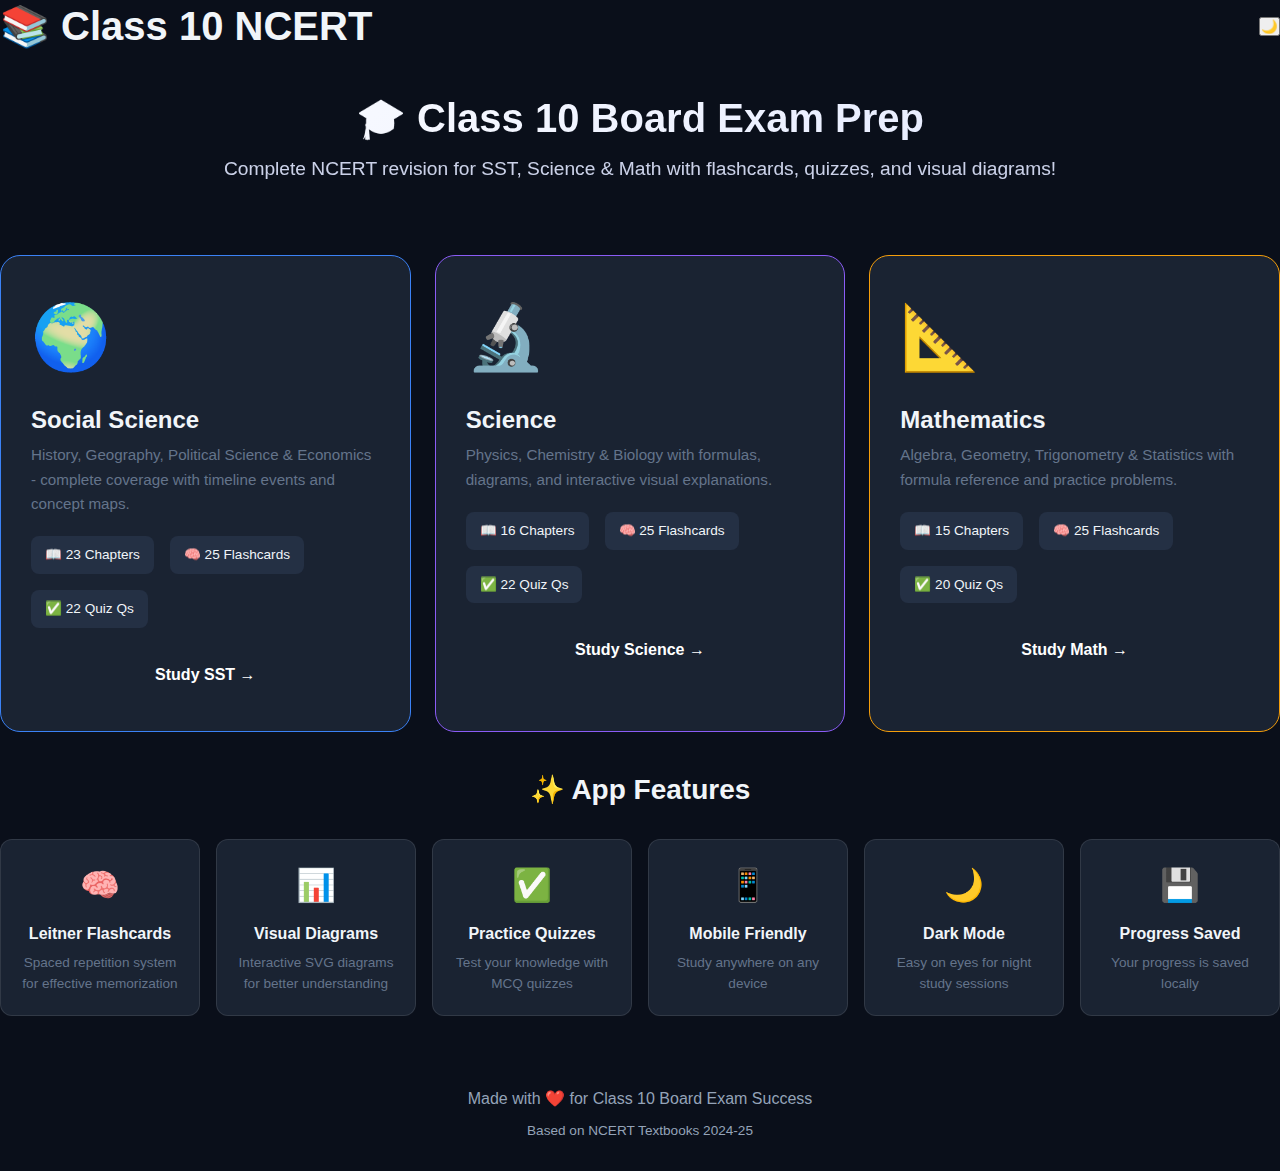
<file: index.html>
<!DOCTYPE html>
<html lang="en">
<head>
    <meta charset="UTF-8">
    <meta name="viewport" content="width=device-width, initial-scale=1.0">
    <title>Class 10 NCERT Study App | Complete Revision</title>
    <link rel="stylesheet" href="css/styles.css">
    <style>
        .hero {
            text-align: center;
            padding: 40px 20px;
            background: linear-gradient(135deg, var(--primary), var(--primary-light));
            border-radius: 20px;
            margin-bottom: 30px;
        }
        .hero h1 {
            font-size: 2.5rem;
            margin-bottom: 10px;
            background: linear-gradient(135deg, #fff, #e0e7ff);
            -webkit-background-clip: text;
            -webkit-text-fill-color: transparent;
            background-clip: text;
        }
        .hero p {
            font-size: 1.2rem;
            opacity: 0.9;
            color: #e0e7ff;
        }
        .subject-grid {
            display: grid;
            grid-template-columns: repeat(auto-fit, minmax(300px, 1fr));
            gap: 24px;
            margin-top: 24px;
        }
        .subject-card {
            background: var(--bg-card);
            border-radius: 20px;
            padding: 30px;
            border: 1px solid var(--border-color);
            transition: all 0.3s ease;
            position: relative;
            overflow: hidden;
        }
        .subject-card::before {
            content: '';
            position: absolute;
            top: 0;
            left: 0;
            right: 0;
            height: 6px;
        }
        .subject-card.sst::before { background: linear-gradient(90deg, var(--sst), var(--sst-light)); }
        .subject-card.science::before { background: linear-gradient(90deg, var(--science), var(--science-light)); }
        .subject-card.math::before { background: linear-gradient(90deg, var(--primary), var(--primary-light)); }
        
        .subject-card:hover {
            transform: translateY(-8px);
            box-shadow: 0 20px 40px rgba(0, 0, 0, 0.2);
        }
        .subject-icon {
            font-size: 4rem;
            margin-bottom: 16px;
        }
        .subject-title {
            font-size: 1.5rem;
            font-weight: 700;
            margin-bottom: 8px;
        }
        .subject-desc {
            color: var(--text-muted);
            margin-bottom: 20px;
            line-height: 1.6;
        }
        .subject-stats {
            display: flex;
            gap: 16px;
            margin-bottom: 20px;
            flex-wrap: wrap;
        }
        .subject-stat {
            background: var(--bg-elevated);
            padding: 8px 14px;
            border-radius: 8px;
            font-size: 0.85rem;
        }
        .btn-subject {
            display: block;
            width: 100%;
            padding: 14px;
            border-radius: 12px;
            font-size: 1rem;
            font-weight: 600;
            text-align: center;
            text-decoration: none;
            color: white;
            transition: all 0.3s ease;
        }
        .btn-sst { background: linear-gradient(135deg, var(--sst), var(--sst-light)); }
        .btn-science { background: linear-gradient(135deg, var(--science), var(--science-light)); }
        .btn-math { background: linear-gradient(135deg, var(--primary), var(--primary-light)); }
        .btn-subject:hover {
            transform: scale(1.02);
            box-shadow: 0 8px 20px rgba(0, 0, 0, 0.3);
        }
        .features {
            display: grid;
            grid-template-columns: repeat(auto-fit, minmax(200px, 1fr));
            gap: 16px;
            margin-top: 30px;
        }
        .feature-item {
            background: var(--bg-card);
            border-radius: 12px;
            padding: 20px;
            text-align: center;
            border: 1px solid var(--border-color);
        }
        .feature-icon {
            font-size: 2rem;
            margin-bottom: 10px;
        }
        .feature-title {
            font-weight: 600;
            margin-bottom: 5px;
        }
        .feature-desc {
            font-size: 0.85rem;
            color: var(--text-muted);
        }
        .footer {
            text-align: center;
            padding: 30px;
            color: var(--text-muted);
            margin-top: 40px;
        }
    </style>
</head>
<body>
    <!-- Header -->
    <header class="app-header">
        <div class="header-content">
            <h1>📚 Class 10 NCERT</h1>
            <button class="theme-toggle" onclick="toggleTheme()" aria-label="Toggle theme">🌙</button>
        </div>
    </header>

    <main class="main-content">
        <!-- Hero Section -->
        <div class="hero">
            <h1>🎓 Class 10 Board Exam Prep</h1>
            <p>Complete NCERT revision for SST, Science & Math with flashcards, quizzes, and visual diagrams!</p>
        </div>

        <!-- Subject Cards -->
        <div class="subject-grid">
            <!-- SST Card -->
            <div class="subject-card sst">
                <div class="subject-icon">🌍</div>
                <h2 class="subject-title">Social Science</h2>
                <p class="subject-desc">History, Geography, Political Science & Economics - complete coverage with timeline events and concept maps.</p>
                <div class="subject-stats">
                    <span class="subject-stat">📖 23 Chapters</span>
                    <span class="subject-stat">🧠 25 Flashcards</span>
                    <span class="subject-stat">✅ 22 Quiz Qs</span>
                </div>
                <a href="sst.html" class="btn-subject btn-sst">Study SST →</a>
            </div>

            <!-- Science Card -->
            <div class="subject-card science">
                <div class="subject-icon">🔬</div>
                <h2 class="subject-title">Science</h2>
                <p class="subject-desc">Physics, Chemistry & Biology with formulas, diagrams, and interactive visual explanations.</p>
                <div class="subject-stats">
                    <span class="subject-stat">📖 16 Chapters</span>
                    <span class="subject-stat">🧠 25 Flashcards</span>
                    <span class="subject-stat">✅ 22 Quiz Qs</span>
                </div>
                <a href="science.html" class="btn-subject btn-science">Study Science →</a>
            </div>

            <!-- Math Card -->
            <div class="subject-card math">
                <div class="subject-icon">📐</div>
                <h2 class="subject-title">Mathematics</h2>
                <p class="subject-desc">Algebra, Geometry, Trigonometry & Statistics with formula reference and practice problems.</p>
                <div class="subject-stats">
                    <span class="subject-stat">📖 15 Chapters</span>
                    <span class="subject-stat">🧠 25 Flashcards</span>
                    <span class="subject-stat">✅ 20 Quiz Qs</span>
                </div>
                <a href="math.html" class="btn-subject btn-math">Study Math →</a>
            </div>
        </div>

        <!-- Features -->
        <h2 style="margin-top:40px; text-align:center">✨ App Features</h2>
        <div class="features">
            <div class="feature-item">
                <div class="feature-icon">🧠</div>
                <div class="feature-title">Leitner Flashcards</div>
                <div class="feature-desc">Spaced repetition system for effective memorization</div>
            </div>
            <div class="feature-item">
                <div class="feature-icon">📊</div>
                <div class="feature-title">Visual Diagrams</div>
                <div class="feature-desc">Interactive SVG diagrams for better understanding</div>
            </div>
            <div class="feature-item">
                <div class="feature-icon">✅</div>
                <div class="feature-title">Practice Quizzes</div>
                <div class="feature-desc">Test your knowledge with MCQ quizzes</div>
            </div>
            <div class="feature-item">
                <div class="feature-icon">📱</div>
                <div class="feature-title">Mobile Friendly</div>
                <div class="feature-desc">Study anywhere on any device</div>
            </div>
            <div class="feature-item">
                <div class="feature-icon">🌙</div>
                <div class="feature-title">Dark Mode</div>
                <div class="feature-desc">Easy on eyes for night study sessions</div>
            </div>
            <div class="feature-item">
                <div class="feature-icon">💾</div>
                <div class="feature-title">Progress Saved</div>
                <div class="feature-desc">Your progress is saved locally</div>
            </div>
        </div>

        <!-- Footer -->
        <footer class="footer">
            <p>Made with ❤️ for Class 10 Board Exam Success</p>
            <p style="font-size:0.85rem; margin-top:8px">Based on NCERT Textbooks 2024-25</p>
        </footer>
    </main>

    <script src="js/main.js"></script>
    <script>
        document.addEventListener('DOMContentLoaded', () => {
            initTheme();
        });
    </script>
</body>
</html>
</file>
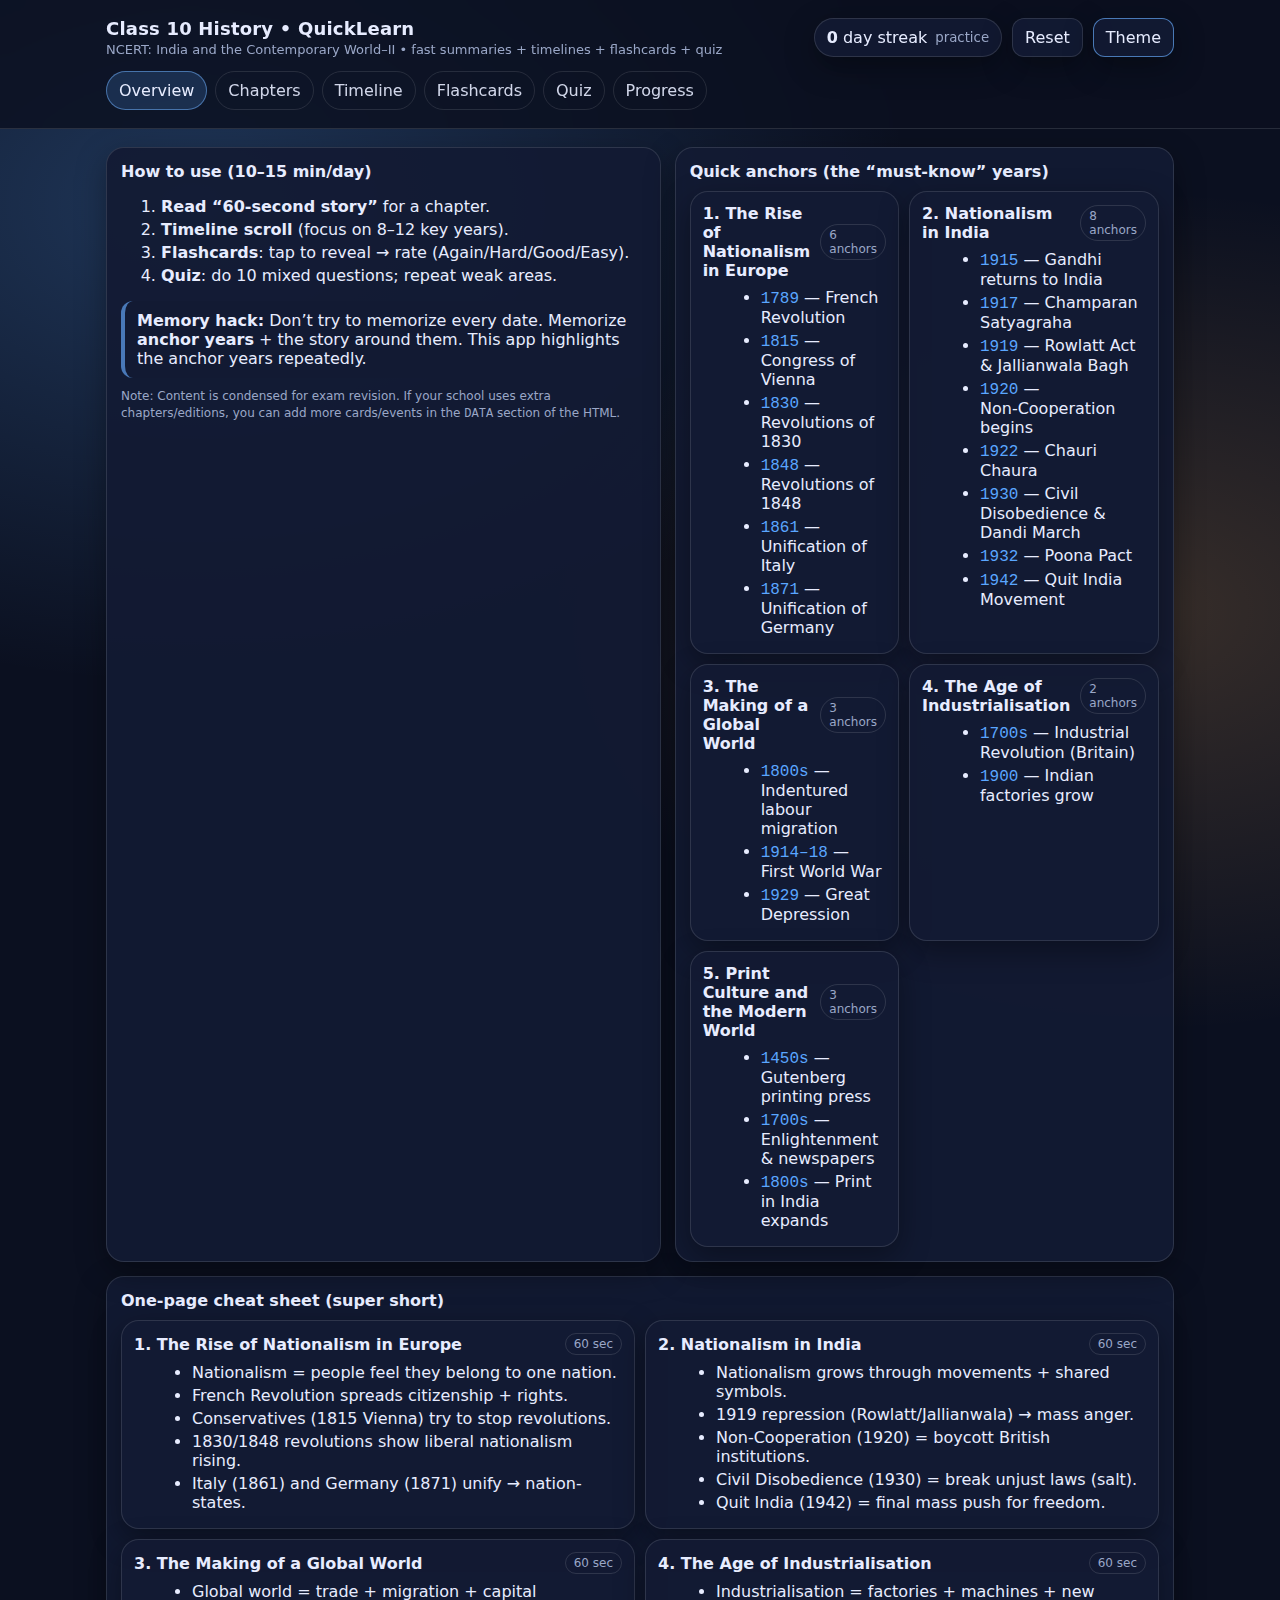
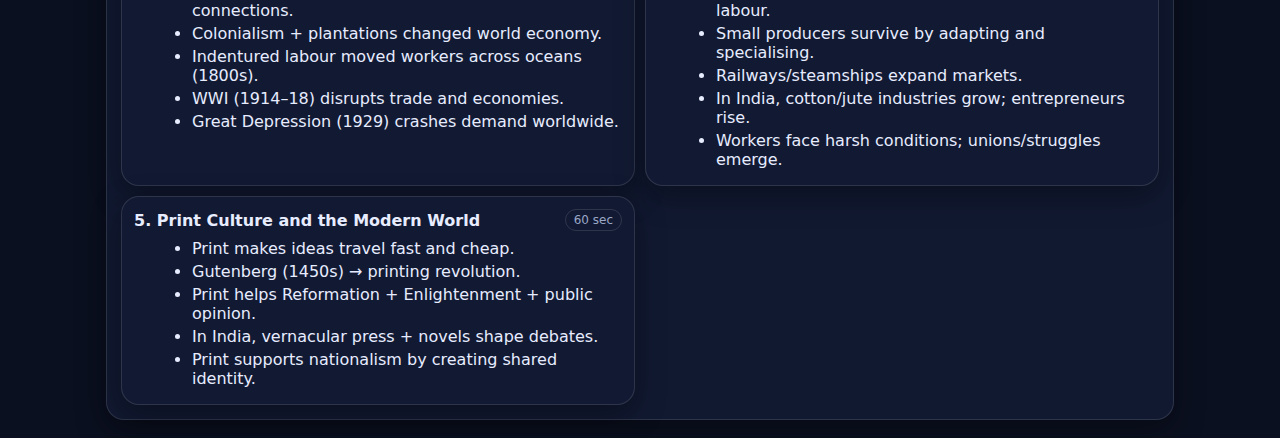
<file: class10_history_quicklearn.html>
<!doctype html>
<html lang="en">
<head>
  <meta charset="utf-8" />
  <meta name="viewport" content="width=device-width,initial-scale=1" />
  <title>Class 10 History • QuickLearn (NCERT: India and the Contemporary World–II)</title>
  <style>
    :root{
      --bg:#0b1020; --card:#121a33; --muted:#9aa7c7; --text:#e7ecff;
      --accent:#5aa6ff; --accent2:#ffb454; --good:#53d18c; --bad:#ff6b6b;
      --border:rgba(255,255,255,.12);
      --shadow: 0 10px 30px rgba(0,0,0,.35);
      --mono: ui-monospace, SFMono-Regular, Menlo, Monaco, Consolas, "Liberation Mono", "Courier New", monospace;
      --sans: ui-sans-serif, system-ui, -apple-system, Segoe UI, Roboto, Helvetica, Arial, "Apple Color Emoji", "Segoe UI Emoji";
    }
    [data-theme="light"]{
      --bg:#f6f7fb; --card:#ffffff; --muted:#51607d; --text:#111827;
      --accent:#2563eb; --accent2:#b45309; --good:#15803d; --bad:#b91c1c;
      --border:rgba(17,24,39,.12);
      --shadow: 0 10px 30px rgba(17,24,39,.12);
    }
    *{box-sizing:border-box}
    body{
      margin:0; font-family:var(--sans); color:var(--text); background:radial-gradient(1200px 800px at 15% 10%, rgba(90,166,255,.25), transparent 60%),
      radial-gradient(1000px 700px at 90% 30%, rgba(255,180,84,.18), transparent 60%),
      var(--bg);
      min-height:100vh;
    }
    header{
      position:sticky; top:0; z-index:5;
      backdrop-filter: blur(10px);
      background: color-mix(in oklab, var(--bg) 82%, transparent);
      border-bottom:1px solid var(--border);
    }
    .wrap{max-width:1100px; margin:0 auto; padding:18px 16px;}
    .top{
      display:flex; gap:14px; align-items:center; justify-content:space-between; flex-wrap:wrap;
    }
    h1{
      margin:0; font-size:18px; letter-spacing:.2px;
    }
    .sub{color:var(--muted); font-size:13px; margin-top:3px}
    .controls{display:flex; gap:10px; align-items:center; flex-wrap:wrap}
    button, .pill, input, select{
      font: inherit;
    }
    .pill{
      display:inline-flex; align-items:center; gap:8px;
      padding:9px 12px; border:1px solid var(--border);
      border-radius:999px; background:color-mix(in oklab, var(--card) 88%, transparent);
      box-shadow: var(--shadow);
    }
    .pill small{color:var(--muted)}
    .btn{
      cursor:pointer; border:1px solid var(--border);
      background:color-mix(in oklab, var(--card) 92%, transparent);
      color:var(--text); padding:9px 12px; border-radius:12px;
      box-shadow: var(--shadow);
      transition: transform .06s ease;
    }
    .btn:active{transform: translateY(1px)}
    .btn.primary{border-color: color-mix(in oklab, var(--accent) 60%, var(--border));}
    .btn.good{border-color: color-mix(in oklab, var(--good) 60%, var(--border));}
    .btn.bad{border-color: color-mix(in oklab, var(--bad) 60%, var(--border));}
    .tabs{
      display:flex; gap:8px; flex-wrap:wrap; margin-top:14px;
    }
    .tab{
      cursor:pointer;
      padding:9px 12px; border-radius:999px;
      border:1px solid var(--border);
      background:transparent; color:var(--text);
      opacity:.9;
    }
    .tab.active{
      background: color-mix(in oklab, var(--accent) 18%, transparent);
      border-color: color-mix(in oklab, var(--accent) 45%, var(--border));
      opacity:1;
    }
    main{padding:18px 0 40px;}
    .grid{display:grid; gap:14px;}
    @media(min-width:900px){ .grid.cols2{grid-template-columns: 1.1fr .9fr;} }
    .card{
      background: color-mix(in oklab, var(--card) 92%, transparent);
      border:1px solid var(--border);
      border-radius:18px;
      box-shadow: var(--shadow);
      padding:14px;
    }
    .card h2{margin:0 0 10px; font-size:16px}
    .muted{color:var(--muted)}
    .kpi{
      display:flex; gap:10px; flex-wrap:wrap; margin-top:10px;
    }
    .kpi .box{
      padding:10px 12px; border-radius:14px; border:1px solid var(--border);
      background: color-mix(in oklab, var(--card) 90%, transparent);
      min-width:150px;
    }
    .kpi .big{font-family:var(--mono); font-size:18px}
    .row{display:flex; gap:10px; flex-wrap:wrap; align-items:center;}
    .row > *{flex:0 0 auto}
    input[type="search"], select{
      padding:10px 12px; border-radius:12px; border:1px solid var(--border);
      background: transparent; color:var(--text);
      min-width: 220px;
    }
    details{
      border:1px solid var(--border);
      border-radius:16px;
      padding:10px 12px;
      background: color-mix(in oklab, var(--card) 88%, transparent);
    }
    details + details{margin-top:10px}
    summary{
      cursor:pointer; font-weight:600;
      list-style:none;
      display:flex; align-items:center; justify-content:space-between; gap:10px;
    }
    summary::-webkit-details-marker{display:none}
    .tag{
      font-size:12px; color:var(--muted);
      border:1px solid var(--border);
      padding:3px 8px; border-radius:999px;
    }
    ul{margin:8px 0 0 18px}
    li{margin:4px 0}
    .two{
      display:grid; gap:10px;
      grid-template-columns: 1fr;
    }
    @media(min-width:800px){ .two{grid-template-columns: 1fr 1fr;} }
    .timeline{
      display:flex; gap:10px; overflow:auto; padding-bottom:6px;
      scroll-snap-type: x mandatory;
    }
    .event{
      scroll-snap-align:start;
      min-width:260px;
      border:1px solid var(--border);
      border-radius:16px;
      padding:12px;
      background: color-mix(in oklab, var(--card) 90%, transparent);
    }
    .event .year{font-family:var(--mono); color:var(--accent); font-size:16px}
    .event .title{font-weight:700; margin-top:6px}
    .event .meta{color:var(--muted); font-size:12px; margin-top:6px}
    .fc{
      display:grid; gap:12px; align-items:stretch;
    }
    @media(min-width:900px){ .fc{grid-template-columns: 1.1fr .9fr;} }
    .flashcard{
      min-height:240px;
      border:1px solid var(--border);
      border-radius:18px;
      background: color-mix(in oklab, var(--card) 90%, transparent);
      box-shadow: var(--shadow);
      padding:14px;
      display:flex; flex-direction:column; justify-content:space-between;
      cursor:pointer;
    }
    .flashcard .front{font-size:18px; font-weight:700; line-height:1.3}
    .flashcard .back{display:none; margin-top:10px; color:var(--muted); line-height:1.5}
    .flashcard.revealed .back{display:block}
    .flashcard .chips{display:flex; gap:8px; flex-wrap:wrap; margin-top:10px}
    .flashcard .chips span{
      font-size:12px; padding:4px 8px; border-radius:999px;
      border:1px solid var(--border); color:var(--muted);
    }
    .quizQ{
      border:1px solid var(--border);
      border-radius:16px;
      padding:12px;
      background: color-mix(in oklab, var(--card) 90%, transparent);
      margin-top:10px;
    }
    .opt{
      display:block; margin-top:8px; padding:10px 12px;
      border:1px solid var(--border); border-radius:12px;
      cursor:pointer;
    }
    .opt.correct{border-color: color-mix(in oklab, var(--good) 60%, var(--border));}
    .opt.wrong{border-color: color-mix(in oklab, var(--bad) 60%, var(--border)); opacity:.95;}
    .small{font-size:12px; color:var(--muted)}
    .footer-note{color:var(--muted); font-size:12px; margin-top:10px; line-height:1.4}
    .divider{height:1px; background:var(--border); margin:12px 0}
    .hidden{display:none !important;}
    .callout{
      border-left:4px solid color-mix(in oklab, var(--accent) 60%, var(--border));
      padding:10px 12px; border-radius:12px; background: color-mix(in oklab, var(--card) 88%, transparent);
    }
  </style>
</head>
<body>
<header>
  <div class="wrap">
    <div class="top">
      <div>
        <h1>Class 10 History • QuickLearn</h1>
        <div class="sub">NCERT: <span class="muted">India and the Contemporary World–II</span> • fast summaries + timelines + flashcards + quiz</div>
      </div>
      <div class="controls">
        <div class="pill" title="Your progress is saved locally in this browser (localStorage).">
          <div><strong id="streak">0</strong> day streak</div>
          <small>practice</small>
        </div>
        <button class="btn" id="resetBtn" title="Reset saved progress">Reset</button>
        <button class="btn primary" id="themeBtn" title="Toggle light/dark">Theme</button>
      </div>
    </div>
    <div class="tabs" role="tablist" aria-label="QuickLearn Tabs">
      <button class="tab active" data-tab="overview">Overview</button>
      <button class="tab" data-tab="chapters">Chapters</button>
      <button class="tab" data-tab="timeline">Timeline</button>
      <button class="tab" data-tab="flashcards">Flashcards</button>
      <button class="tab" data-tab="quiz">Quiz</button>
      <button class="tab" data-tab="progress">Progress</button>
    </div>
  </div>
</header>

<main class="wrap">
  <!-- OVERVIEW -->
  <section id="tab-overview">
    <div class="grid cols2">
      <div class="card">
        <h2>How to use (10–15 min/day)</h2>
        <ol>
          <li><b>Read “60‑second story”</b> for a chapter.</li>
          <li><b>Timeline scroll</b> (focus on 8–12 key years).</li>
          <li><b>Flashcards</b>: tap to reveal → rate (Again/Hard/Good/Easy).</li>
          <li><b>Quiz</b>: do 10 mixed questions; repeat weak areas.</li>
        </ol>
        <div class="callout">
          <b>Memory hack:</b> Don’t try to memorize every date. Memorize <b>anchor years</b> + the story around them.
          This app highlights the anchor years repeatedly.
        </div>
        <div class="footer-note">Note: Content is condensed for exam revision. If your school uses extra chapters/editions, you can add more cards/events in the <span style="font-family:var(--mono)">DATA</span> section of the HTML.</div>
      </div>

      <div class="card">
        <h2>Quick anchors (the “must-know” years)</h2>
        <div class="two" id="anchorList"></div>
      </div>
    </div>

    <div class="card" style="margin-top:14px">
      <h2>One-page cheat sheet (super short)</h2>
      <div class="two" id="cheatSheet"></div>
    </div>
  </section>

  <!-- CHAPTERS -->
  <section id="tab-chapters" class="hidden">
    <div class="row" style="margin-bottom:10px">
      <input id="chapterSearch" type="search" placeholder="Search people / places / keywords (e.g., 'Dandi', 'Vienna')" />
      <select id="chapterFilter">
        <option value="ALL">All chapters</option>
      </select>
    </div>
    <div id="chapterAccordions"></div>
  </section>

  <!-- TIMELINE -->
  <section id="tab-timeline" class="hidden">
    <div class="card">
      <div class="row">
        <h2 style="margin-right:auto">Timeline (scroll sideways)</h2>
        <select id="timeFilter">
          <option value="ALL">All chapters</option>
        </select>
        <input id="timeSearch" type="search" placeholder="Search timeline (e.g., 1919, 'WWI', 'Germany')" />
      </div>
      <div class="divider"></div>
      <div class="timeline" id="timelineStrip"></div>
      <div class="footer-note">Tip: Focus first on the events marked <b>Anchor</b>. Those are the easiest “exam points”.</div>
    </div>
  </section>

  <!-- FLASHCARDS -->
  <section id="tab-flashcards" class="hidden">
    <div class="card">
      <div class="row">
        <h2 style="margin-right:auto">Flashcards (tap to reveal)</h2>
        <select id="deckSelect"></select>
        <button class="btn" id="shuffleBtn">Shuffle</button>
      </div>
      <div class="divider"></div>

      <div class="fc">
        <div class="flashcard" id="flashcard" tabindex="0" role="button" aria-label="Flashcard (tap to reveal)">
          <div>
            <div class="small" id="fcMeta">Deck • Card</div>
            <div class="front" id="fcFront">—</div>
            <div class="back" id="fcBack">—</div>
            <div class="chips" id="fcChips"></div>
          </div>
          <div class="small">Tap/click to reveal • Spacebar also works</div>
        </div>

        <div class="card" style="padding:12px">
          <h2>Rate your recall</h2>
          <div class="small">This uses a simple “Leitner box” system and saves progress in this browser.</div>
          <div class="divider"></div>
          <div class="row" style="gap:8px">
            <button class="btn bad" id="rateAgain">Again</button>
            <button class="btn" id="rateHard">Hard</button>
            <button class="btn good" id="rateGood">Good</button>
            <button class="btn primary" id="rateEasy">Easy</button>
          </div>
          <div class="divider"></div>
          <div class="kpi">
            <div class="box"><div class="big" id="box1">0</div><div class="muted">Box 1 (new)</div></div>
            <div class="box"><div class="big" id="box2">0</div><div class="muted">Box 2</div></div>
            <div class="box"><div class="big" id="box3">0</div><div class="muted">Box 3</div></div>
            <div class="box"><div class="big" id="box4">0</div><div class="muted">Box 4 (mastered)</div></div>
          </div>
          <div class="footer-note">Rule of thumb: if you can say the answer confidently in <b>5 seconds</b>, press <b>Easy</b>.</div>
        </div>
      </div>
    </div>
  </section>

  <!-- QUIZ -->
  <section id="tab-quiz" class="hidden">
    <div class="card">
      <div class="row">
        <h2 style="margin-right:auto">Quiz (10 questions)</h2>
        <select id="quizFilter">
          <option value="ALL">All chapters</option>
        </select>
        <button class="btn primary" id="newQuizBtn">New Quiz</button>
      </div>
      <div class="divider"></div>
      <div id="quizArea"></div>
      <div class="divider"></div>
      <div class="row">
        <button class="btn good" id="submitQuizBtn">Submit</button>
        <div class="pill"><div><b id="quizScore">0/0</b></div><small>score</small></div>
      </div>
      <div class="footer-note">Quiz questions are generated from the same knowledge cards (so reviewing flashcards boosts quiz score quickly).</div>
    </div>
  </section>

  <!-- PROGRESS -->
  <section id="tab-progress" class="hidden">
    <div class="grid cols2">
      <div class="card">
        <h2>Progress snapshot</h2>
        <div class="kpi">
          <div class="box"><div class="big" id="pTotal">0</div><div class="muted">Total cards</div></div>
          <div class="box"><div class="big" id="pMastered">0</div><div class="muted">Mastered (Box 4)</div></div>
          <div class="box"><div class="big" id="pWeak">0</div><div class="muted">Weak (Box 1)</div></div>
        </div>
        <div class="divider"></div>
        <div class="small">Tip: If time is short, focus on <b>Box 1 + Anchor years</b>.</div>
      </div>
      <div class="card">
        <h2>What to memorize for exams</h2>
        <ul>
          <li><b>People + role</b> (who did what?)</li>
          <li><b>Places + why important</b> (where did it happen?)</li>
          <li><b>Cause → event → result</b> (the “story chain”)</li>
          <li><b>Anchor years</b> (not every date)</li>
        </ul>
        <div class="callout">
          <b>Fast answer format (3 lines):</b><br>
          1) Context/cause<br>
          2) Main event/action<br>
          3) Result/impact
        </div>
      </div>
    </div>
  </section>
</main>

<script>
/* =========================
   DATA (edit here to add more)
   ========================= */
const CHAPTERS = [
  {id:"EU", title:"1. The Rise of Nationalism in Europe"},
  {id:"IN", title:"2. Nationalism in India"},
  {id:"GW", title:"3. The Making of a Global World"},
  {id:"AI", title:"4. The Age of Industrialisation"},
  {id:"PC", title:"5. Print Culture and the Modern World"},
];

// Timeline events (very condensed)
const EVENTS = [
  // Europe
  {id:"EU1789", chapter:"EU", year:"1789", anchor:true, title:"French Revolution", detail:"Ideas of liberty, equality, fraternity → nationalism grows.", people:["French revolutionaries"], places:["France"], tags:["politics"]},
  {id:"EU1815", chapter:"EU", year:"1815", anchor:true, title:"Congress of Vienna", detail:"Conservatives restore monarchies; redraw Europe after Napoleon.", people:["Metternich"], places:["Vienna"], tags:["politics"]},
  {id:"EU1830", chapter:"EU", year:"1830", anchor:true, title:"Revolutions of 1830", detail:"France (July Revolution); Belgium becomes independent.", people:["Revolutionaries"], places:["France","Belgium"], tags:["politics"]},
  {id:"EU1848", chapter:"EU", year:"1848", anchor:true, title:"Revolutions of 1848", detail:"Liberals demand constitutions; Frankfurt Parliament tries German unity.", people:["Liberals"], places:["German states","Frankfurt"], tags:["politics"]},
  {id:"EU1861", chapter:"EU", year:"1861", anchor:true, title:"Unification of Italy", detail:"King Victor Emmanuel II becomes king of united Italy.", people:["Cavour","Garibaldi","Victor Emmanuel II"], places:["Italy"], tags:["politics"]},
  {id:"EU1871", chapter:"EU", year:"1871", anchor:true, title:"Unification of Germany", detail:"German empire proclaimed after victory over France.", people:["Bismarck","Kaiser William I"], places:["Germany","Versailles"], tags:["politics"]},

  // India
  {id:"IN1915", chapter:"IN", year:"1915", anchor:true, title:"Gandhi returns to India", detail:"Brings satyagraha methods from South Africa.", people:["M.K. Gandhi"], places:["India"], tags:["politics"]},
  {id:"IN1917", chapter:"IN", year:"1917", anchor:true, title:"Champaran Satyagraha", detail:"Indigo peasants; Gandhi’s early success in India.", people:["M.K. Gandhi"], places:["Champaran (Bihar)"], tags:["movement"]},
  {id:"IN1919", chapter:"IN", year:"1919", anchor:true, title:"Rowlatt Act & Jallianwala Bagh", detail:"Repression sparks mass anger; turning point in national movement.", people:["General Dyer"], places:["Amritsar"], tags:["movement"]},
  {id:"IN1920", chapter:"IN", year:"1920", anchor:true, title:"Non‑Cooperation begins", detail:"Boycott British institutions; linked with Khilafat.", people:["Gandhi","Ali brothers"], places:["Across India"], tags:["movement"]},
  {id:"IN1922", chapter:"IN", year:"1922", anchor:true, title:"Chauri Chaura", detail:"Violence → Gandhi withdraws Non‑Cooperation.", people:["Gandhi"], places:["Chauri Chaura (UP)"], tags:["movement"]},
  {id:"IN1930", chapter:"IN", year:"1930", anchor:true, title:"Civil Disobedience & Dandi March", detail:"Salt law broken; mass participation.", people:["Gandhi"], places:["Dandi"], tags:["movement"]},
  {id:"IN1931", chapter:"IN", year:"1931", anchor:false, title:"Gandhi‑Irwin Pact", detail:"CDM suspended; Gandhi attends Round Table Conference.", people:["Gandhi","Lord Irwin"], places:["Delhi/London"], tags:["politics"]},
  {id:"IN1932", chapter:"IN", year:"1932", anchor:true, title:"Poona Pact", detail:"Agreement on representation of depressed classes.", people:["B.R. Ambedkar","Gandhi"], places:["Poona"], tags:["society"]},
  {id:"IN1942", chapter:"IN", year:"1942", anchor:true, title:"Quit India Movement", detail:"‘Do or Die’ call; mass upsurge against British rule.", people:["Gandhi"], places:["India"], tags:["movement"]},

  // Global world
  {id:"GW1492", chapter:"GW", year:"1492", anchor:false, title:"Columbus reaches Americas", detail:"Start of European expansion; reshapes world trade.", people:["Columbus"], places:["Americas"], tags:["trade"]},
  {id:"GW1800s", chapter:"GW", year:"1800s", anchor:true, title:"Indentured labour migration", detail:"Workers sent to plantations (Caribbean, Fiji, Mauritius) after slavery declines.", people:["Indentured labourers"], places:["Caribbean","Fiji","Mauritius"], tags:["migration"]},
  {id:"GW1914", chapter:"GW", year:"1914–18", anchor:true, title:"First World War", detail:"War economy + disruption in trade; affects colonies too.", people:["Allied/Axis powers"], places:["Europe/World"], tags:["war"]},
  {id:"GW1929", chapter:"GW", year:"1929", anchor:true, title:"Great Depression", detail:"World demand collapses; farmers & workers suffer worldwide.", people:["—"], places:["USA/World"], tags:["economy"]},
  {id:"GW1945", chapter:"GW", year:"1945", anchor:false, title:"Post‑war world economy", detail:"Reconstruction; new institutions; decolonisation accelerates.", people:["—"], places:["World"], tags:["economy"]},

  // Industrialisation
  {id:"AI1700s", chapter:"AI", year:"1700s", anchor:true, title:"Industrial Revolution (Britain)", detail:"Factories, machines, and new labour systems expand.", people:["Inventors/industrialists"], places:["Britain"], tags:["industry"]},
  {id:"AI1850s", chapter:"AI", year:"1850s", anchor:false, title:"Railways & steamships expand trade", detail:"Faster transport connects markets; spreads industrial goods.", people:["—"], places:["Europe/India"], tags:["trade"]},
  {id:"AI1900", chapter:"AI", year:"1900", anchor:true, title:"Indian factories grow", detail:"Cotton/jute industries expand; Indian entrepreneurs rise.", people:["Indian industrialists"], places:["Bombay/Calcutta"], tags:["industry"]},

  // Print culture
  {id:"PC1450", chapter:"PC", year:"1450s", anchor:true, title:"Gutenberg printing press", detail:"Print becomes cheaper → knowledge spreads faster in Europe.", people:["Johannes Gutenberg"], places:["Germany"], tags:["culture"]},
  {id:"PC1517", chapter:"PC", year:"1517", anchor:false, title:"Reformation & print", detail:"Print helps spread new religious ideas across Europe.", people:["Martin Luther"], places:["Europe"], tags:["culture"]},
  {id:"PC1700s", chapter:"PC", year:"1700s", anchor:true, title:"Enlightenment & newspapers", detail:"Public debate grows; ideas of rights & citizenship spread.", people:["Philosophers"], places:["Europe"], tags:["culture"]},
  {id:"PC1800sIN", chapter:"PC", year:"1800s", anchor:true, title:"Print in India expands", detail:"Vernacular press, novels, textbooks; social reform debates.", people:["Indian writers/reformers"], places:["Calcutta/Bombay/Madras"], tags:["culture"]},
];

/* Flashcards: Front = question; Back = short answer + “why it matters” + mnemonic */
const CARDS = [
  // Europe
  {id:"cEU1", chapter:"EU", front:"1789: What happened and why is it important for nationalism?", back:"French Revolution: people demand rights + citizenship. It spreads the idea that a nation is made of citizens (not just kings).  \nMnemonic: '89 = Revolution’s gate.'", tags:["1789","France","nationalism"], year:"1789"},
  {id:"cEU2", chapter:"EU", front:"1815: Congress of Vienna — what was its goal?", back:"To restore old monarchies + create balance of power after Napoleon; conservatives try to stop revolutionary nationalism.  \nAnchor: Vienna = 'V' for 'Very conservative'.", tags:["1815","Vienna","Metternich"], year:"1815"},
  {id:"cEU3", chapter:"EU", front:"1848: Frankfurt Parliament tried to do what?", back:"Create a unified German nation with a constitution, but failed (king rejected crown; divisions).  \nExam line: ‘Liberal nationalism rose but was crushed.’", tags:["1848","Frankfurt","Germany"], year:"1848"},
  {id:"cEU4", chapter:"EU", front:"1871: How did Germany unify?", back:"Prussia under Bismarck used wars + diplomacy; German Empire proclaimed (symbol of strong nationalism).  \nMnemonic: '71 = Germany becomes ONE.'", tags:["1871","Bismarck","Germany"], year:"1871"},

  // India
  {id:"cIN1", chapter:"IN", front:"1919: Why is Jallianwala Bagh a turning point?", back:"British troops killed unarmed people in Amritsar → mass anger; trust in British rule collapses; nationalism spreads deeper.  \nAnchor: 1919 = ‘19 = blood-stained line’.", tags:["1919","Amritsar","Jallianwala"], year:"1919"},
  {id:"cIN2", chapter:"IN", front:"1920: What is Non‑Cooperation? Give 2 examples.", back:"Mass boycott of British institutions to win swaraj: (1) leave govt jobs/schools/courts, (2) boycott foreign cloth, promote khadi/swadeshi.  \n3-line answer: cause (Rowlatt/Jallianwala) → boycott → impact (mass politics).", tags:["1920","boycott","khadi"], year:"1920"},
  {id:"cIN3", chapter:"IN", front:"1930: Why did Gandhi choose salt for Civil Disobedience?", back:"Salt tax affected everyone (rich/poor). Breaking salt law was a simple, powerful symbol of injustice.  \nMnemonic: ‘Salt = small thing, big fight.’", tags:["1930","Dandi","salt"], year:"1930"},
  {id:"cIN4", chapter:"IN", front:"1942: What is the message of Quit India?", back:"‘Do or Die’—British must leave immediately; mass protests despite repression.  \nAnchor: 42 = ‘final push’ phase.", tags:["1942","Quit India"], year:"1942"},

  // Global world
  {id:"cGW1", chapter:"GW", front:"What is ‘globalisation’ in this chapter (simple meaning)?", back:"Growing connections between countries through trade, migration, capital, and ideas (a world becoming linked).", tags:["trade","migration"]},
  {id:"cGW2", chapter:"GW", front:"1929: How did the Great Depression hurt India?", back:"Prices & demand fell → farmers got less for crops; unemployment rose; colonial economy worsened poverty.  \nAnchor: 1929 = ‘world demand dies’.", tags:["1929","depression","India"], year:"1929"},

  // Industrialisation
  {id:"cAI1", chapter:"AI", front:"What is ‘industrialisation’?", back:"Shift from hand production to machine + factory production; big change in labour, transport, and markets.", tags:["factories","machines"]},
  {id:"cAI2", chapter:"AI", front:"Why did handloom weaving survive (even with factories)?", back:"Demand for fine designs; adaptation; some consumers preferred hand-made cloth; also factory cloth wasn’t always suitable.  \nExam keyword: ‘flexibility + niche markets’.", tags:["handloom","weavers"]},

  // Print culture
  {id:"cPC1", chapter:"PC", front:"1450s: Why is Gutenberg important?", back:"He made printing faster/cheaper → books & ideas spread widely → helped Reformation, Enlightenment, and modern public opinion.", tags:["1450s","Gutenberg","press"], year:"1450s"},
  {id:"cPC2", chapter:"PC", front:"How did print help nationalism?", back:"Newspapers + novels created a shared language/ideas; people imagined themselves as one community.  \nPhrase: ‘Print made a public’ → ‘public made a nation’.", tags:["newspapers","novels","nation"]},
];

/* =========================
   STORAGE (Leitner + streak)
   ========================= */
const STORE_KEY = "quicklearn_v1";
function loadStore(){
  try{ return JSON.parse(localStorage.getItem(STORE_KEY)) || null; }catch(e){ return null; }
}
function saveStore(obj){ localStorage.setItem(STORE_KEY, JSON.stringify(obj)); }

function todayStr(){
  const d = new Date();
  return d.toISOString().slice(0,10);
}
function initStore(){
  const s = loadStore();
  if(s) return s;
  // default: all cards start in box 1
  const boxes = {};
  CARDS.forEach(c => boxes[c.id] = 1);
  const state = { theme:"dark", boxes, lastPractice:null, streak:0, deck:"ALL", order:[], idx:0 };
  saveStore(state);
  return state;
}
let STATE = initStore();

/* =========================
   UI helpers
   ========================= */
const $ = (q)=>document.querySelector(q);
const $$ = (q)=>Array.from(document.querySelectorAll(q));

function setTheme(theme){
  document.documentElement.dataset.theme = theme === "light" ? "light" : "dark";
  STATE.theme = theme;
  saveStore(STATE);
}
setTheme(STATE.theme);

function setTab(tab){
  $$(".tab").forEach(b=>b.classList.toggle("active", b.dataset.tab===tab));
  ["overview","chapters","timeline","flashcards","quiz","progress"].forEach(t=>{
    const el = $("#tab-"+t);
    el.classList.toggle("hidden", t!==tab);
  });
}

/* =========================
   Build overview
   ========================= */
function buildAnchors(){
  const anchors = EVENTS.filter(e=>e.anchor).sort((a,b)=> String(a.year).localeCompare(String(b.year)));
  const byChap = {};
  anchors.forEach(e=>{
    byChap[e.chapter] ||= [];
    byChap[e.chapter].push(e);
  });
  const holder = $("#anchorList");
  holder.innerHTML = "";
  CHAPTERS.forEach(ch=>{
    const list = byChap[ch.id] || [];
    const card = document.createElement("div");
    card.className = "card";
    card.style.padding = "12px";
    card.innerHTML = `
      <div style="display:flex; align-items:center; justify-content:space-between; gap:10px;">
        <b>${ch.title}</b>
        <span class="tag">${list.length} anchors</span>
      </div>
      <ul>${list.map(x=>`<li><span style="font-family:var(--mono); color:var(--accent)">${x.year}</span> — ${x.title}</li>`).join("")}</ul>
    `;
    holder.appendChild(card);
  });
}

function buildCheatSheet(){
  const cheats = {
    EU: [
      "Nationalism = people feel they belong to one nation.",
      "French Revolution spreads citizenship + rights.",
      "Conservatives (1815 Vienna) try to stop revolutions.",
      "1830/1848 revolutions show liberal nationalism rising.",
      "Italy (1861) and Germany (1871) unify → nation-states.",
    ],
    IN: [
      "Nationalism grows through movements + shared symbols.",
      "1919 repression (Rowlatt/Jallianwala) → mass anger.",
      "Non‑Cooperation (1920) = boycott British institutions.",
      "Civil Disobedience (1930) = break unjust laws (salt).",
      "Quit India (1942) = final mass push for freedom.",
    ],
    GW: [
      "Global world = trade + migration + capital connections.",
      "Colonialism + plantations changed world economy.",
      "Indentured labour moved workers across oceans (1800s).",
      "WWI (1914–18) disrupts trade and economies.",
      "Great Depression (1929) crashes demand worldwide.",
    ],
    AI: [
      "Industrialisation = factories + machines + new labour.",
      "Small producers survive by adapting and specialising.",
      "Railways/steamships expand markets.",
      "In India, cotton/jute industries grow; entrepreneurs rise.",
      "Workers face harsh conditions; unions/struggles emerge.",
    ],
    PC: [
      "Print makes ideas travel fast and cheap.",
      "Gutenberg (1450s) → printing revolution.",
      "Print helps Reformation + Enlightenment + public opinion.",
      "In India, vernacular press + novels shape debates.",
      "Print supports nationalism by creating shared identity.",
    ]
  };

  const holder = $("#cheatSheet");
  holder.innerHTML = "";
  CHAPTERS.forEach(ch=>{
    const d = document.createElement("div");
    d.className = "card";
    d.style.padding = "12px";
    d.innerHTML = `
      <div style="display:flex; align-items:center; justify-content:space-between; gap:10px;">
        <b>${ch.title}</b>
        <span class="tag">60 sec</span>
      </div>
      <ul>${(cheats[ch.id]||[]).map(x=>`<li>${x}</li>`).join("")}</ul>
    `;
    holder.appendChild(d);
  });
}

/* =========================
   Build chapters accordion
   ========================= */
function buildChapterFilter(){
  const s1 = $("#chapterFilter");
  const s2 = $("#timeFilter");
  const s3 = $("#deckSelect");
  const s4 = $("#quizFilter");
  [s1,s2,s4].forEach(sel=>{
    CHAPTERS.forEach(ch=>{
      const o = document.createElement("option");
      o.value = ch.id; o.textContent = ch.title;
      sel.appendChild(o);
    });
  });

  // decks
  s3.innerHTML = "";
  const all = document.createElement("option");
  all.value="ALL"; all.textContent="All Chapters (mixed)";
  s3.appendChild(all);
  CHAPTERS.forEach(ch=>{
    const o = document.createElement("option");
    o.value = ch.id; o.textContent = ch.title;
    s3.appendChild(o);
  });
  s3.value = STATE.deck || "ALL";
}

function chapterFacts(chId){
  const ev = EVENTS.filter(e=>e.chapter===chId);
  const anchors = ev.filter(e=>e.anchor);
  const people = [...new Set(ev.flatMap(e=>e.people||[]).filter(x=>x && x!=="—"))].slice(0,8);
  const places = [...new Set(ev.flatMap(e=>e.places||[]))].slice(0,10);
  return {ev, anchors, people, places};
}

function buildChapters(){
  const search = $("#chapterSearch").value.trim().toLowerCase();
  const filter = $("#chapterFilter").value;

  const holder = $("#chapterAccordions");
  holder.innerHTML = "";

  CHAPTERS.filter(ch=> filter==="ALL" ? true : ch.id===filter).forEach(ch=>{
    const facts = chapterFacts(ch.id);

    // 60 sec story (super condensed)
    const story = {
      EU:"Europe’s nationalism grows after the French Revolution. Conservatives try to stop it (1815 Vienna), but revolutions (1830/1848) keep returning. Finally, strong leaders unify Italy (1861) and Germany (1871), creating modern nation‑states.",
      IN:"Indian nationalism grows through shared symbols and mass movements. Repression in 1919 sparks anger. Non‑Cooperation (1920) uses boycott; Civil Disobedience (1930) breaks unjust laws; Quit India (1942) becomes the final mass push.",
      GW:"The world becomes connected through trade, conquest, and migration. Plantations and colonial rule reshape economies. Indentured labour moves across oceans. WWI and the Great Depression disrupt global trade and cause suffering worldwide.",
      AI:"Industrialisation shifts production to factories and machines. Markets expand through transport. In India, handloom survives by adapting; factories grow in cotton/jute. Workers face harsh conditions, leading to struggles and new politics.",
      PC:"Print makes ideas spread quickly: Gutenberg’s press (1450s) transforms Europe. Print supports Reformation and Enlightenment. In India, vernacular press and novels shape social reform and nationalism by creating shared public opinion."
    }[ch.id];

    const matches = (text)=> (text||"").toLowerCase().includes(search);
    const visible =
      !search ||
      matches(ch.title) ||
      matches(story) ||
      facts.ev.some(e=> matches(e.title) || matches(e.detail) || (e.places||[]).some(p=>matches(p)) || (e.people||[]).some(p=>matches(p)));

    if(!visible) return;

    const det = document.createElement("details");
    det.open = false;
    det.innerHTML = `
      <summary>
        <span>${ch.title}</span>
        <span class="tag">${facts.anchors.length} anchors</span>
      </summary>
      <div class="two" style="margin-top:10px">
        <div>
          <div class="callout"><b>Big story (60 seconds):</b><br>${story}</div>
          <div class="divider"></div>
          <b>Anchor years (memorize these):</b>
          <ul>${facts.anchors.map(e=>`<li><span style="font-family:var(--mono); color:var(--accent)">${e.year}</span> — ${e.title}</li>`).join("") || "<li class='muted'>—</li>"}</ul>
        </div>
        <div>
          <b>Key people:</b>
          <div class="row" style="margin-top:8px">${facts.people.map(p=>`<span class="tag">${p}</span>`).join("") || "<span class='muted'>—</span>"}</div>
          <div class="divider"></div>
          <b>Key places:</b>
          <div class="row" style="margin-top:8px">${facts.places.map(p=>`<span class="tag">${p}</span>`).join("") || "<span class='muted'>—</span>"}</div>
          <div class="divider"></div>
          <b>Exam-ready 3-line template:</b>
          <ul>
            <li><b>Cause/Context:</b> what problem led to it?</li>
            <li><b>Main Event:</b> what happened?</li>
            <li><b>Impact:</b> what changed?</li>
          </ul>
        </div>
      </div>
    `;
    holder.appendChild(det);
  });

  if(!holder.children.length){
    holder.innerHTML = `<div class="card"><h2>No matches</h2><div class="muted">Try a broader keyword.</div></div>`;
  }
}

/* =========================
   Build timeline
   ========================= */
function buildTimeline(){
  const filter = $("#timeFilter").value;
  const q = $("#timeSearch").value.trim().toLowerCase();
  const list = EVENTS
    .filter(e => filter==="ALL" ? true : e.chapter===filter)
    .filter(e => !q ? true :
      String(e.year).toLowerCase().includes(q) ||
      e.title.toLowerCase().includes(q) ||
      (e.detail||"").toLowerCase().includes(q) ||
      (e.places||[]).some(p=>p.toLowerCase().includes(q)) ||
      (e.people||[]).some(p=>p.toLowerCase().includes(q))
    )
    .sort((a,b)=> String(a.year).localeCompare(String(b.year), undefined, {numeric:true}));

  const strip = $("#timelineStrip");
  strip.innerHTML = "";
  list.forEach(e=>{
    const ch = CHAPTERS.find(x=>x.id===e.chapter)?.title || e.chapter;
    const el = document.createElement("div");
    el.className = "event";
    el.innerHTML = `
      <div class="year">${e.year} ${e.anchor ? `<span class="tag" style="margin-left:8px">Anchor</span>` : ""}</div>
      <div class="title">${e.title}</div>
      <div class="meta">${ch}</div>
      <div style="margin-top:8px; line-height:1.5">${e.detail}</div>
      <div class="meta" style="margin-top:10px">
        ${(e.places?.length? `📍 ${e.places.join(", ")}`:"")}
        ${(e.people?.filter(x=>x && x!=="—").length? `<br>👤 ${e.people.filter(x=>x&&x!=="—").join(", ")}`:"")}
      </div>
    `;
    strip.appendChild(el);
  });
  if(!list.length){
    strip.innerHTML = `<div class="event"><div class="title">No events found</div><div class="meta">Try removing filters.</div></div>`;
  }
}

/* =========================
   Flashcards (Leitner)
   ========================= */
function cardsForDeck(deck){
  return CARDS.filter(c => deck==="ALL" ? true : c.chapter===deck);
}

function rebuildOrder(){
  // Weighted: prefer lower boxes
  const deck = $("#deckSelect").value;
  STATE.deck = deck;
  const pool = cardsForDeck(deck);

  const weighted = [];
  pool.forEach(c=>{
    const box = STATE.boxes[c.id] || 1;
    const w = (5 - box); // box1 more weight
    for(let i=0;i<w;i++) weighted.push(c.id);
  });

  // shuffle
  for(let i=weighted.length-1;i>0;i--){
    const j = Math.floor(Math.random()*(i+1));
    [weighted[i], weighted[j]] = [weighted[j], weighted[i]];
  }

  // de-duplicate while keeping order-ish
  const seen = new Set();
  const order = [];
  for(const id of weighted){
    if(!seen.has(id)){ seen.add(id); order.push(id); }
  }
  // fallback if something weird happens
  STATE.order = order.length ? order : pool.map(c=>c.id);
  STATE.idx = 0;
  saveStore(STATE);
  updateBoxesUI();
  renderFlashcard();
}

function currentCard(){
  const id = STATE.order[STATE.idx];
  return CARDS.find(c=>c.id===id) || CARDS[0];
}

function renderFlashcard(){
  const card = currentCard();
  if(!card) return;
  const deckName = $("#deckSelect").selectedOptions[0]?.textContent || "Deck";
  $("#fcMeta").textContent = `${deckName} • ${STATE.idx+1}/${STATE.order.length} • Box ${STATE.boxes[card.id]||1}`;
  $("#fcFront").textContent = card.front;
  $("#fcBack").textContent = card.back;
  const chips = [];
  chips.push(CHAPTERS.find(c=>c.id===card.chapter)?.title || card.chapter);
  (card.tags||[]).slice(0,5).forEach(t=>chips.push("#"+t));
  if(card.year) chips.push("🗓 "+card.year);
  $("#fcChips").innerHTML = chips.map(x=>`<span>${x}</span>`).join("");
  $("#flashcard").classList.remove("revealed");
}

function nextCard(){
  STATE.idx = (STATE.idx + 1) % STATE.order.length;
  saveStore(STATE);
  renderFlashcard();
}

function rateCard(level){
  // update streak
  const today = todayStr();
  if(STATE.lastPractice !== today){
    // streak logic
    const last = STATE.lastPractice ? new Date(STATE.lastPractice) : null;
    const t = new Date(today);
    const diffDays = last ? Math.round((t-last)/(1000*60*60*24)) : null;
    if(diffDays === 1) STATE.streak = (STATE.streak||0) + 1;
    else STATE.streak = 1;
    STATE.lastPractice = today;
  }

  const card = currentCard();
  const cur = STATE.boxes[card.id] || 1;
  let nextBox = cur;

  if(level==="again") nextBox = 1;
  else if(level==="hard") nextBox = Math.max(1, cur); // keep
  else if(level==="good") nextBox = Math.min(4, cur+1);
  else if(level==="easy") nextBox = Math.min(4, cur+2);

  STATE.boxes[card.id] = nextBox;
  saveStore(STATE);
  updateBoxesUI();
  updateStreakUI();
  nextCard();
}

function updateBoxesUI(){
  const counts = {1:0,2:0,3:0,4:0};
  const deck = STATE.deck || "ALL";
  cardsForDeck(deck).forEach(c=>{
    counts[STATE.boxes[c.id]||1] += 1;
  });
  $("#box1").textContent = counts[1];
  $("#box2").textContent = counts[2];
  $("#box3").textContent = counts[3];
  $("#box4").textContent = counts[4];

  // progress page
  const allCards = CARDS.length;
  const mastered = Object.values(STATE.boxes).filter(x=>x===4).length;
  const weak = Object.values(STATE.boxes).filter(x=>(x||1)===1).length;
  $("#pTotal").textContent = allCards;
  $("#pMastered").textContent = mastered;
  $("#pWeak").textContent = weak;
}

function updateStreakUI(){
  $("#streak").textContent = STATE.streak || 0;
}

/* =========================
   Quiz (from cards)
   ========================= */
let QUIZ = [];
function makeQuiz(deck="ALL", n=10){
  const pool = cardsForDeck(deck);
  // build multiple-choice questions by using other card backs as distractors
  const shuffled = [...pool].sort(()=>Math.random()-0.5).slice(0, Math.min(n, pool.length));
  QUIZ = shuffled.map((c, idx)=>{
    const correct = c.back.split("\n")[0].trim(); // first line
    const others = pool.filter(x=>x.id!==c.id).sort(()=>Math.random()-0.5).slice(0,3).map(x=>x.back.split("\n")[0].trim());
    const options = [...others, correct].sort(()=>Math.random()-0.5);
    return {id:"q"+idx, cardId:c.id, prompt:c.front, options, correct};
  });
  renderQuiz();
}

function renderQuiz(){
  const area = $("#quizArea");
  area.innerHTML = "";
  QUIZ.forEach((q, i)=>{
    const box = document.createElement("div");
    box.className = "quizQ";
    box.innerHTML = `
      <div class="small">Q${i+1}</div>
      <div style="font-weight:700; margin-top:4px">${q.prompt}</div>
      <div id="${q.id}-opts"></div>
      <div class="small" id="${q.id}-fb" style="margin-top:8px"></div>
    `;
    area.appendChild(box);

    const opts = box.querySelector("#"+q.id+"-opts");
    q.options.forEach((opt, oi)=>{
      const d = document.createElement("div");
      d.className = "opt";
      d.textContent = opt;
      d.dataset.qid = q.id;
      d.dataset.opt = opt;
      d.addEventListener("click", ()=>{
        // single select
        $$("#"+q.id+"-opts .opt").forEach(x=>x.classList.remove("selected"));
        d.classList.add("selected");
        d.dataset.selected = "1";
      });
      opts.appendChild(d);
    });
  });
  $("#quizScore").textContent = `0/${QUIZ.length}`;
}

function gradeQuiz(){
  let score = 0;
  QUIZ.forEach(q=>{
    const selected = Array.from(document.querySelectorAll(`#${q.id}-opts .opt.selected`))[0];
    const fb = document.getElementById(q.id+"-fb");
    $$("#"+q.id+"-opts .opt").forEach(x=>{
      x.classList.remove("correct","wrong");
      if(x.textContent===q.correct) x.classList.add("correct");
    });
    if(selected){
      if(selected.textContent===q.correct){
        score += 1;
        fb.textContent = "✅ Correct";
        fb.style.color = "var(--good)";
      }else{
        selected.classList.add("wrong");
        fb.textContent = "❌ Wrong — review this flashcard next";
        fb.style.color = "var(--bad)";
        // push wrong one back to Box 1 to force review
        const cid = q.cardId;
        STATE.boxes[cid] = 1;
      }
    }else{
      fb.textContent = "⚠️ Not answered";
      fb.style.color = "var(--muted)";
    }
  });
  saveStore(STATE);
  updateBoxesUI();
  $("#quizScore").textContent = `${score}/${QUIZ.length}`;
}

/* =========================
   Wiring / events
   ========================= */
buildAnchors();
buildCheatSheet();
buildChapterFilter();
buildChapters();
buildTimeline();
updateBoxesUI();
updateStreakUI();

// tabs
$$(".tab").forEach(b=>b.addEventListener("click", ()=>setTab(b.dataset.tab)));

// theme
$("#themeBtn").addEventListener("click", ()=>{
  setTheme((STATE.theme||"dark")==="dark" ? "light" : "dark");
});

// reset
$("#resetBtn").addEventListener("click", ()=>{
  if(!confirm("Reset saved progress for flashcards/quiz?")) return;
  localStorage.removeItem(STORE_KEY);
  STATE = initStore();
  setTheme(STATE.theme);
  buildChapterFilter();
  rebuildOrder();
  updateBoxesUI();
  updateStreakUI();
  makeQuiz($("#quizFilter").value, 10);
});

// chapters search/filter
$("#chapterSearch").addEventListener("input", buildChapters);
$("#chapterFilter").addEventListener("change", buildChapters);

// timeline filter/search
$("#timeFilter").addEventListener("change", buildTimeline);
$("#timeSearch").addEventListener("input", buildTimeline);

// flashcards
$("#deckSelect").addEventListener("change", rebuildOrder);
$("#shuffleBtn").addEventListener("click", rebuildOrder);

const fcEl = $("#flashcard");
function toggleReveal(){ fcEl.classList.toggle("revealed"); }
fcEl.addEventListener("click", toggleReveal);
fcEl.addEventListener("keydown", (e)=>{
  if(e.key===" " || e.key==="Enter"){ e.preventDefault(); toggleReveal(); }
});

$("#rateAgain").addEventListener("click", ()=>rateCard("again"));
$("#rateHard").addEventListener("click", ()=>rateCard("hard"));
$("#rateGood").addEventListener("click", ()=>rateCard("good"));
$("#rateEasy").addEventListener("click", ()=>rateCard("easy"));

document.addEventListener("keydown", (e)=>{
  if($("#tab-flashcards").classList.contains("hidden")) return;
  if(e.key==="ArrowRight") nextCard();
  if(e.key.toLowerCase()==="a") rateCard("again");
  if(e.key.toLowerCase()==="h") rateCard("hard");
  if(e.key.toLowerCase()==="g") rateCard("good");
  if(e.key.toLowerCase()==="e") rateCard("easy");
});

// quiz
$("#newQuizBtn").addEventListener("click", ()=>makeQuiz($("#quizFilter").value, 10));
$("#submitQuizBtn").addEventListener("click", gradeQuiz);

// init flashcards order & quiz
rebuildOrder();
makeQuiz($("#quizFilter").value, 10);
</script>
</body>
</html>
</file>
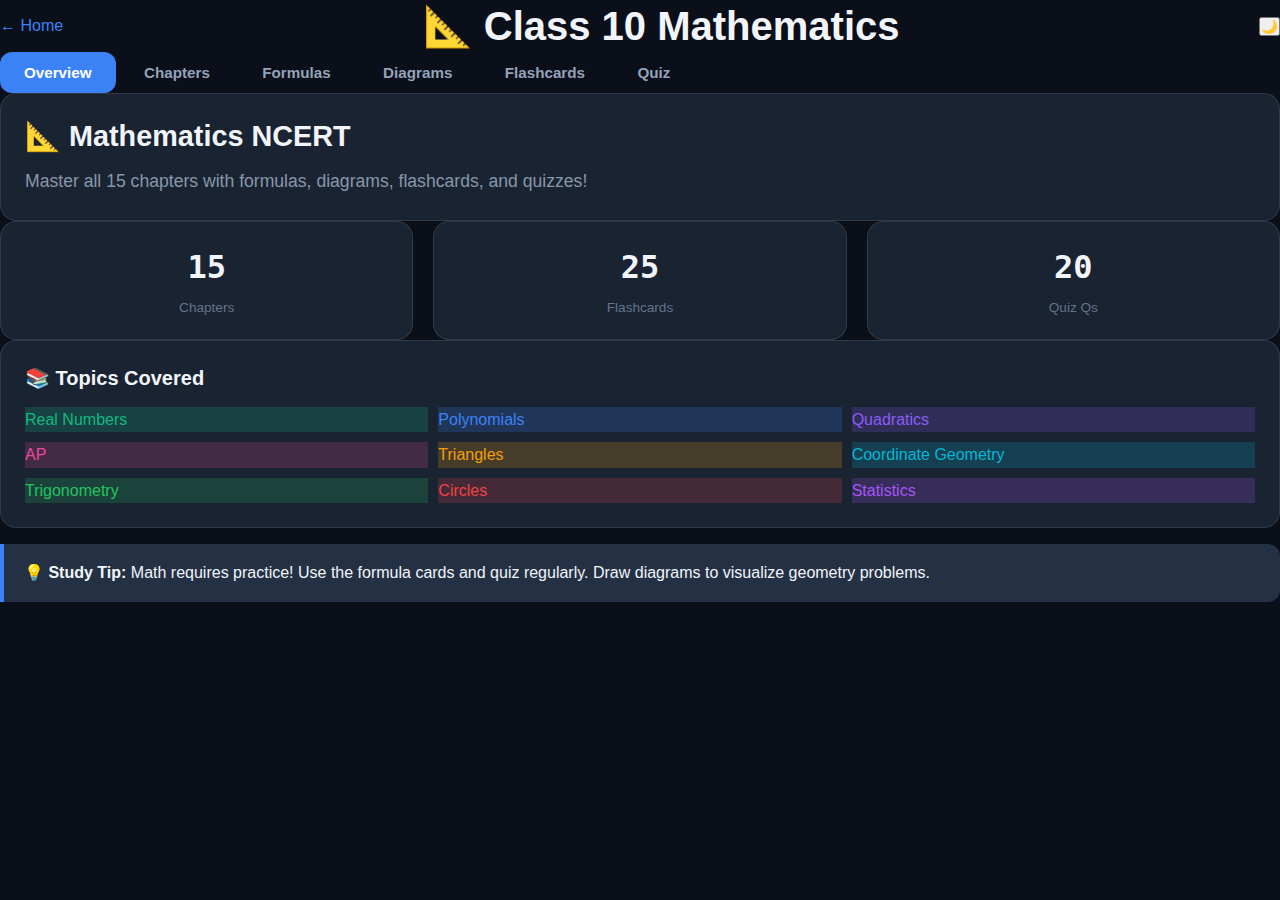
<file: math.html>
<!DOCTYPE html>
<html lang="en">
<head>
    <meta charset="UTF-8">
    <meta name="viewport" content="width=device-width, initial-scale=1.0">
    <title>Class 10 Math | NCERT Study App</title>
    <link rel="stylesheet" href="css/styles.css">
    <style>
        .formula-box {
            background: var(--bg-elevated);
            border: 1px solid var(--border-color);
            border-radius: 12px;
            padding: 16px;
            text-align: center;
        }
        .formula-title {
            font-size: 0.85rem;
            color: var(--text-muted);
            text-transform: uppercase;
            letter-spacing: 0.5px;
            margin-bottom: 4px;
        }
        .btn-math {
            background: linear-gradient(135deg, var(--science-light), var(--science));
            color: white;
            border: none;
            padding: 8px 16px;
            border-radius: 8px;
            cursor: pointer;
            font-size: 0.9rem;
            transition: all 0.3s ease;
        }
        .btn-math:hover {
            transform: translateY(-2px);
            box-shadow: 0 4px 12px rgba(16, 185, 129, 0.4);
        }
        .diagram-svg {
            width: 100%;
            max-width: 450px;
            margin: 0 auto;
            display: block;
            background: var(--bg-card);
            border-radius: 12px;
            padding: 12px;
        }
    </style>
</head>
<body>
    <!-- Header -->
    <header class="app-header">
        <div class="header-content">
            <a href="index.html" class="back-link">← Home</a>
            <h1>📐 Class 10 Mathematics</h1>
            <button class="theme-toggle" onclick="toggleTheme()" aria-label="Toggle theme">🌙</button>
        </div>
    </header>

    <!-- Navigation Tabs -->
    <nav class="tab-nav">
        <button class="tab active" data-tab="overview">Overview</button>
        <button class="tab" data-tab="chapters">Chapters</button>
        <button class="tab" data-tab="formulas">Formulas</button>
        <button class="tab" data-tab="diagrams">Diagrams</button>
        <button class="tab" data-tab="flashcards">Flashcards</button>
        <button class="tab" data-tab="quiz">Quiz</button>
    </nav>

    <main class="main-content">

        <!-- Overview Section -->
        <section id="section-overview" class="section active">
            <div class="card gradient-math">
                <h2 style="font-size:1.8rem; margin-bottom:12px">📐 Mathematics NCERT</h2>
                <p style="font-size:1.1rem; opacity:0.9">Master all 15 chapters with formulas, diagrams, flashcards, and quizzes!</p>
            </div>

            <div class="grid grid-3 mt-4">
                <div class="stat-card">
                    <div class="stat-value" style="color:var(--science)">15</div>
                    <div class="stat-label">Chapters</div>
                </div>
                <div class="stat-card">
                    <div class="stat-value" style="color:var(--accent-1)">25</div>
                    <div class="stat-label">Flashcards</div>
                </div>
                <div class="stat-card">
                    <div class="stat-value" style="color:var(--accent-2)">20</div>
                    <div class="stat-label">Quiz Qs</div>
                </div>
            </div>

            <div class="card mt-4">
                <h3>📚 Topics Covered</h3>
                <div class="grid grid-3 mt-2" style="gap:10px">
                    <span class="badge" style="background:rgba(16,185,129,0.2); color:#10b981">Real Numbers</span>
                    <span class="badge" style="background:rgba(59,130,246,0.2); color:#3b82f6">Polynomials</span>
                    <span class="badge" style="background:rgba(139,92,246,0.2); color:#8b5cf6">Quadratics</span>
                    <span class="badge" style="background:rgba(236,72,153,0.2); color:#ec4899">AP</span>
                    <span class="badge" style="background:rgba(245,158,11,0.2); color:#f59e0b">Triangles</span>
                    <span class="badge" style="background:rgba(6,182,212,0.2); color:#06b6d4">Coordinate Geometry</span>
                    <span class="badge" style="background:rgba(34,197,94,0.2); color:#22c55e">Trigonometry</span>
                    <span class="badge" style="background:rgba(239,68,68,0.2); color:#ef4444">Circles</span>
                    <span class="badge" style="background:rgba(168,85,247,0.2); color:#a855f7">Statistics</span>
                </div>
            </div>

            <div class="callout callout-success mt-4">
                <strong>💡 Study Tip:</strong> Math requires practice! Use the formula cards and quiz regularly. Draw diagrams to visualize geometry problems.
            </div>
        </section>

        <!-- Chapters Section -->
        <section id="section-chapters" class="section">
            <div class="section-header">
                <h2>📖 All 15 Chapters</h2>
            </div>
            <div id="chapterList" class="mt-2"></div>
        </section>

        <!-- Formulas Section -->
        <section id="section-formulas" class="section">
            <div class="section-header">
                <h2>📝 Formula Reference</h2>
                <select id="formulaSelect" class="select-input">
                    <option value="quadratic">Quadratic Equations</option>
                    <option value="ap">Arithmetic Progressions</option>
                    <option value="trigonometry">Trigonometry</option>
                    <option value="coordinate">Coordinate Geometry</option>
                    <option value="circles">Circles & Areas</option>
                    <option value="volumes">Surface Area & Volume</option>
                    <option value="statistics">Statistics</option>
                    <option value="probability">Probability</option>
                </select>
            </div>
            <div id="formulaArea" class="mt-3"></div>

            <div class="card mt-4">
                <h3>📐 Trigonometric Values Table</h3>
                <div id="trigTable"></div>
            </div>
        </section>

        <!-- Diagrams Section -->
        <section id="section-diagrams" class="section">
            <div class="section-header">
                <h2>📊 Visual Diagrams</h2>
                <select id="diagramSelect" class="select-input">
                    <option value="drawQuadraticGraph">Quadratic Graph</option>
                    <option value="drawTrigRatios">Trigonometric Ratios</option>
                    <option value="drawCoordinatePlane">Coordinate Plane</option>
                    <option value="drawCircleTheorems">Circle & Tangent</option>
                </select>
            </div>
            <div id="diagramArea" class="mt-3"></div>
        </section>

        <!-- Flashcards Section -->
        <section id="section-flashcards" class="section">
            <div class="section-header">
                <h2>🧠 Flashcards</h2>
                <div style="display:flex; gap:10px; align-items:center">
                    <select id="deckSelect" class="select-input"></select>
                    <button id="shuffleBtn" class="btn btn-secondary">🔀 Shuffle</button>
                </div>
            </div>

            <div class="leitner-boxes mt-3">
                <div class="leitner-box" id="box1"><span class="box-label">Box 1</span><span class="box-count" id="box1Count">0</span></div>
                <div class="leitner-box" id="box2"><span class="box-label">Box 2</span><span class="box-count" id="box2Count">0</span></div>
                <div class="leitner-box" id="box3"><span class="box-label">Box 3</span><span class="box-count" id="box3Count">0</span></div>
                <div class="leitner-box" id="box4"><span class="box-label">Box 4</span><span class="box-count" id="box4Count">0</span></div>
            </div>

            <div id="flashcardArea" class="mt-3"></div>
        </section>

        <!-- Quiz Section -->
        <section id="section-quiz" class="section">
            <div class="section-header">
                <h2>✅ Quiz Mode</h2>
                <div style="display:flex; gap:10px; align-items:center">
                    <span id="quizScore" class="badge" style="font-size:1.1rem; padding:8px 16px">0/10</span>
                    <button id="newQuizBtn" class="btn btn-primary">New Quiz</button>
                </div>
            </div>
            <div id="quizArea" class="mt-3"></div>
            <button id="submitQuizBtn" class="btn btn-success mt-3" style="width:100%">Submit Quiz</button>
        </section>

    </main>

    <!-- Toast Container -->
    <div id="toastContainer"></div>

    <!-- Scripts -->
    <script src="js/main.js"></script>
    <script src="js/math.js"></script>
</body>
</html>
</file>
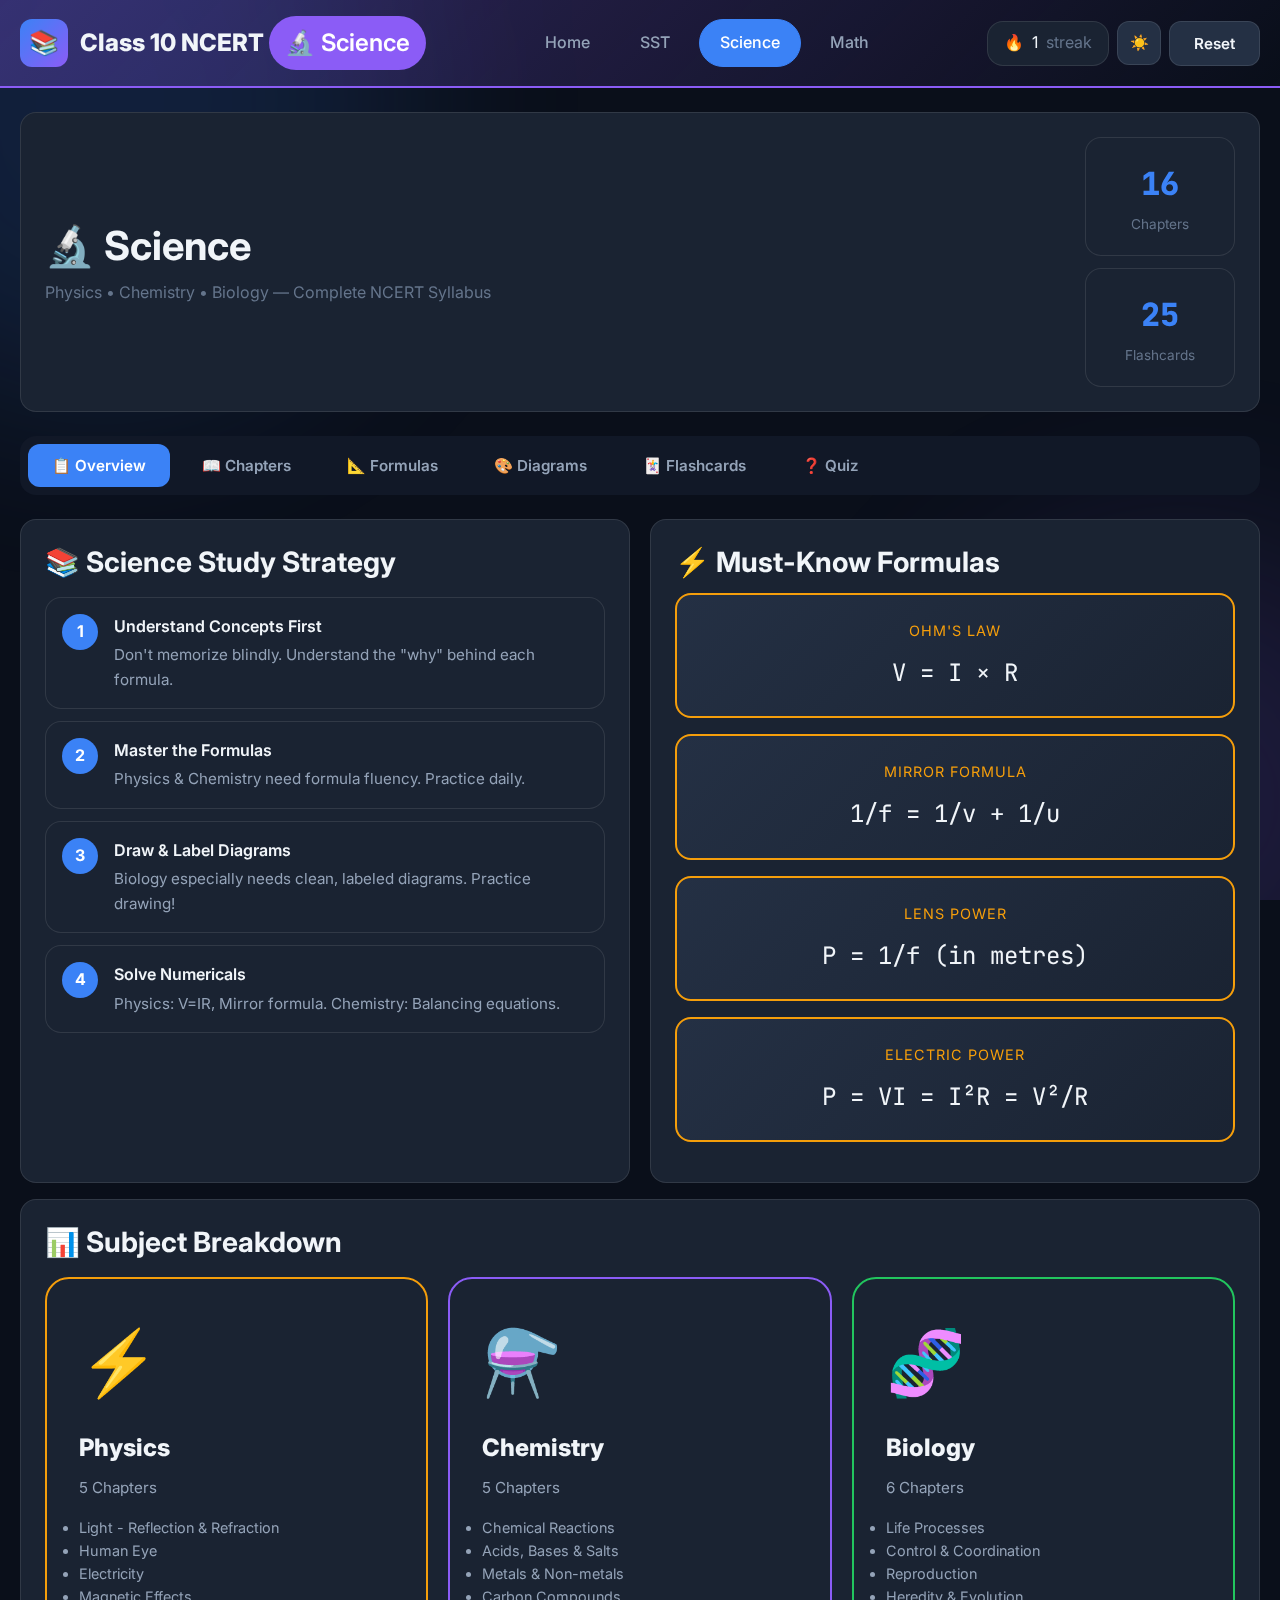
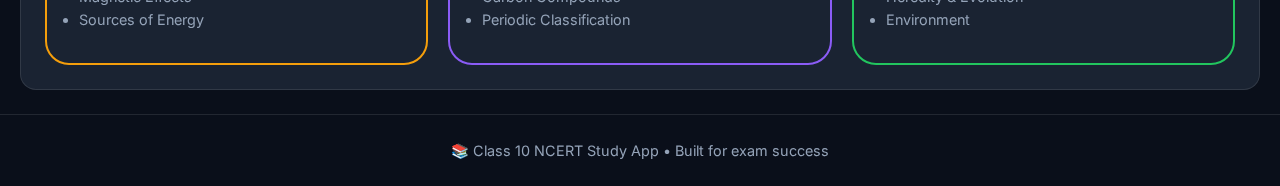
<file: science.html>
<!DOCTYPE html>
<html lang="en">
<head>
    <meta charset="UTF-8">
    <meta name="viewport" content="width=device-width, initial-scale=1.0">
    <title>Science • Class 10 NCERT Study App</title>
    <link rel="stylesheet" href="css/styles.css">
    <link href="https://fonts.googleapis.com/css2?family=Inter:wght@400;500;600;700;800&family=JetBrains+Mono:wght@400;500;600&display=swap" rel="stylesheet">
    <style>
        .subject-header {
            background: linear-gradient(135deg, var(--science-glow), transparent);
            border-bottom: 2px solid var(--science-primary);
        }
        .subject-badge {
            display: inline-flex;
            align-items: center;
            gap: 8px;
            padding: 8px 16px;
            background: var(--science-primary);
            color: white;
            border-radius: var(--radius-full);
            font-weight: 600;
        }
        .formula-card {
            background: linear-gradient(135deg, rgba(139, 92, 246, 0.1), transparent);
            border: 2px solid var(--science-primary);
        }
    </style>
</head>
<body>
    <div class="animated-bg"></div>
    
    <header class="header subject-header">
        <div class="container">
            <div class="header-content">
                <div class="logo">
                    <a href="index.html" class="logo-icon">📚</a>
                    <div>
                        <span>Class 10 NCERT</span>
                        <span class="subject-badge">🔬 Science</span>
                    </div>
                </div>
                <nav class="nav">
                    <a href="index.html" class="nav-link">Home</a>
                    <a href="sst.html" class="nav-link">SST</a>
                    <a href="science.html" class="nav-link active">Science</a>
                    <a href="math.html" class="nav-link">Math</a>
                </nav>
                <div class="flex" style="gap:8px">
                    <div class="stat-card" style="padding:8px 16px; display:flex; gap:8px; align-items:center;">
                        <span>🔥</span>
                        <span id="streak">0</span>
                        <span class="text-muted">streak</span>
                    </div>
                    <button class="btn btn-icon" id="themeBtn">🌙</button>
                    <button class="btn" id="resetBtn">Reset</button>
                </div>
            </div>
        </div>
    </header>

    <main class="container" style="padding: 24px 20px;">
        
        <div class="card mb-3">
            <div class="flex-between flex-wrap" style="gap:16px">
                <div>
                    <h1>🔬 Science</h1>
                    <p class="text-muted mt-1">Physics • Chemistry • Biology — Complete NCERT Syllabus</p>
                </div>
                <div class="stats-grid" style="gap:12px">
                    <div class="stat-card">
                        <div class="stat-value">16</div>
                        <div class="stat-label">Chapters</div>
                    </div>
                    <div class="stat-card">
                        <div class="stat-value" id="cardsCount">25</div>
                        <div class="stat-label">Flashcards</div>
                    </div>
                </div>
            </div>
        </div>

        <div class="tabs">
            <button class="tab active" data-tab="overview">📋 Overview</button>
            <button class="tab" data-tab="chapters">📖 Chapters</button>
            <button class="tab" data-tab="formulas">📐 Formulas</button>
            <button class="tab" data-tab="diagrams">🎨 Diagrams</button>
            <button class="tab" data-tab="flashcards">🃏 Flashcards</button>
            <button class="tab" data-tab="quiz">❓ Quiz</button>
        </div>

        <!-- OVERVIEW -->
        <section id="section-overview">
            <div class="grid grid-2">
                <div class="card">
                    <h2>📚 Science Study Strategy</h2>
                    <div class="mt-2">
                        <div class="step">
                            <div class="step-number">1</div>
                            <div class="step-content">
                                <div class="step-title">Understand Concepts First</div>
                                <div class="step-desc">Don't memorize blindly. Understand the "why" behind each formula.</div>
                            </div>
                        </div>
                        <div class="step">
                            <div class="step-number">2</div>
                            <div class="step-content">
                                <div class="step-title">Master the Formulas</div>
                                <div class="step-desc">Physics & Chemistry need formula fluency. Practice daily.</div>
                            </div>
                        </div>
                        <div class="step">
                            <div class="step-number">3</div>
                            <div class="step-content">
                                <div class="step-title">Draw & Label Diagrams</div>
                                <div class="step-desc">Biology especially needs clean, labeled diagrams. Practice drawing!</div>
                            </div>
                        </div>
                        <div class="step">
                            <div class="step-number">4</div>
                            <div class="step-content">
                                <div class="step-title">Solve Numericals</div>
                                <div class="step-desc">Physics: V=IR, Mirror formula. Chemistry: Balancing equations.</div>
                            </div>
                        </div>
                    </div>
                </div>

                <div class="card">
                    <h2>⚡ Must-Know Formulas</h2>
                    <div class="formula-box" style="margin-top:12px">
                        <div class="formula-title">Ohm's Law</div>
                        <div style="font-size:1.5rem">V = I × R</div>
                    </div>
                    <div class="formula-box">
                        <div class="formula-title">Mirror Formula</div>
                        <div style="font-size:1.5rem">1/f = 1/v + 1/u</div>
                    </div>
                    <div class="formula-box">
                        <div class="formula-title">Lens Power</div>
                        <div style="font-size:1.5rem">P = 1/f (in metres)</div>
                    </div>
                    <div class="formula-box">
                        <div class="formula-title">Electric Power</div>
                        <div style="font-size:1.5rem">P = VI = I²R = V²/R</div>
                    </div>
                </div>
            </div>

            <div class="card mt-2">
                <h2>📊 Subject Breakdown</h2>
                <div class="grid grid-3 mt-2">
                    <div class="subject-card" style="cursor:default; border-color: #f59e0b;">
                        <div class="subject-icon">⚡</div>
                        <div class="subject-title">Physics</div>
                        <div class="subject-desc">5 Chapters</div>
                        <ul class="mt-2" style="font-size:0.9rem; color:var(--text-secondary);">
                            <li>Light - Reflection & Refraction</li>
                            <li>Human Eye</li>
                            <li>Electricity</li>
                            <li>Magnetic Effects</li>
                            <li>Sources of Energy</li>
                        </ul>
                    </div>
                    <div class="subject-card" style="cursor:default; border-color: #8b5cf6;">
                        <div class="subject-icon">⚗️</div>
                        <div class="subject-title">Chemistry</div>
                        <div class="subject-desc">5 Chapters</div>
                        <ul class="mt-2" style="font-size:0.9rem; color:var(--text-secondary);">
                            <li>Chemical Reactions</li>
                            <li>Acids, Bases & Salts</li>
                            <li>Metals & Non-metals</li>
                            <li>Carbon Compounds</li>
                            <li>Periodic Classification</li>
                        </ul>
                    </div>
                    <div class="subject-card" style="cursor:default; border-color: #22c55e;">
                        <div class="subject-icon">🧬</div>
                        <div class="subject-title">Biology</div>
                        <div class="subject-desc">6 Chapters</div>
                        <ul class="mt-2" style="font-size:0.9rem; color:var(--text-secondary);">
                            <li>Life Processes</li>
                            <li>Control & Coordination</li>
                            <li>Reproduction</li>
                            <li>Heredity & Evolution</li>
                            <li>Environment</li>
                        </ul>
                    </div>
                </div>
            </div>
        </section>

        <!-- CHAPTERS -->
        <section id="section-chapters" class="hidden">
            <div class="card">
                <h2>📖 All Chapters</h2>
                <div id="chapterList" class="mt-2"></div>
            </div>
        </section>

        <!-- FORMULAS -->
        <section id="section-formulas" class="hidden">
            <div class="card">
                <div class="flex-between mb-2">
                    <h2>📐 Key Formulas</h2>
                    <select id="formulaSelect">
                        <option value="electricity">Electricity</option>
                        <option value="light">Light & Optics</option>
                    </select>
                </div>
                <div id="formulaArea"></div>
            </div>

            <div class="card mt-2">
                <h2>🧪 Chemistry Quick Reference</h2>
                <div class="grid grid-2 mt-2">
                    <div class="callout">
                        <strong>pH Scale</strong>
                        <p class="mt-1">0-6: Acidic | 7: Neutral | 8-14: Basic</p>
                    </div>
                    <div class="callout">
                        <strong>Reactivity Series</strong>
                        <p class="mt-1">K > Na > Ca > Mg > Al > Zn > Fe > Pb > H > Cu > Ag > Au</p>
                    </div>
                    <div class="callout tip">
                        <strong>Neutralization</strong>
                        <p class="mt-1">Acid + Base → Salt + Water</p>
                    </div>
                    <div class="callout tip">
                        <strong>Photosynthesis</strong>
                        <p class="mt-1">6CO₂ + 6H₂O → C₆H₁₂O₆ + 6O₂</p>
                    </div>
                </div>
            </div>
        </section>

        <!-- DIAGRAMS -->
        <section id="section-diagrams" class="hidden">
            <div class="card">
                <div class="flex-between mb-2">
                    <h2>🎨 Interactive Diagrams</h2>
                    <select id="diagramSelect">
                        <option value="drawCircuit">Electric Circuit</option>
                        <option value="drawEye">Human Eye</option>
                        <option value="drawRefraction">Light Refraction</option>
                        <option value="drawNeuron">Neuron Structure</option>
                        <option value="drawHeart">Human Heart</option>
                    </select>
                </div>
                <div class="diagram-container" id="diagramArea"></div>
                <div class="callout tip mt-2">
                    <strong>💡 Exam Tip:</strong> Practice drawing these diagrams by hand. Neat, labeled diagrams score full marks!
                </div>
            </div>
        </section>

        <!-- FLASHCARDS -->
        <section id="section-flashcards" class="hidden">
            <div class="grid grid-2">
                <div class="card">
                    <div class="flex-between mb-2">
                        <h2>🃏 Flashcards</h2>
                        <div class="flex" style="gap:8px">
                            <select id="deckSelect"></select>
                            <button class="btn" id="shuffleBtn">🔀 Shuffle</button>
                        </div>
                    </div>
                    <div id="flashcardArea"></div>
                </div>

                <div class="card">
                    <h2>📊 Progress</h2>
                    <div class="stats-grid mt-2">
                        <div class="stat-card" style="border-color: #ef4444;">
                            <div class="stat-value" id="box1">0</div>
                            <div class="stat-label">Box 1</div>
                        </div>
                        <div class="stat-card" style="border-color: #f59e0b;">
                            <div class="stat-value" id="box2">0</div>
                            <div class="stat-label">Box 2</div>
                        </div>
                        <div class="stat-card" style="border-color: #3b82f6;">
                            <div class="stat-value" id="box3">0</div>
                            <div class="stat-label">Box 3</div>
                        </div>
                        <div class="stat-card" style="border-color: #22c55e;">
                            <div class="stat-value" id="box4">0</div>
                            <div class="stat-label">Mastered</div>
                        </div>
                    </div>
                    <div class="callout mt-2">
                        <strong>📌 Mnemonics Help!</strong>
                        <p class="mt-1">Look for memory tricks on each card. They make recall easier!</p>
                    </div>
                </div>
            </div>
        </section>

        <!-- QUIZ -->
        <section id="section-quiz" class="hidden">
            <div class="card">
                <div class="flex-between mb-2">
                    <h2>❓ Science Quiz</h2>
                    <button class="btn btn-science" id="newQuizBtn">🎲 New Quiz</button>
                </div>
                <div id="quizArea"></div>
                <div class="flex-between mt-2" style="padding-top:16px; border-top:1px solid var(--border-color);">
                    <button class="btn btn-success" id="submitQuizBtn">✓ Submit</button>
                    <div class="stat-card" style="padding:8px 20px;">
                        <span style="font-size:1.2rem; font-weight:700" id="quizScore">0/10</span>
                    </div>
                </div>
            </div>
        </section>

    </main>

    <footer style="text-align:center; padding:24px; color:var(--text-muted); font-size:0.9rem; border-top:1px solid var(--border-color);">
        <p>📚 Class 10 NCERT Study App • Built for exam success</p>
    </footer>

    <script src="js/main.js"></script>
    <script src="js/science.js"></script>
</body>
</html>
</file>
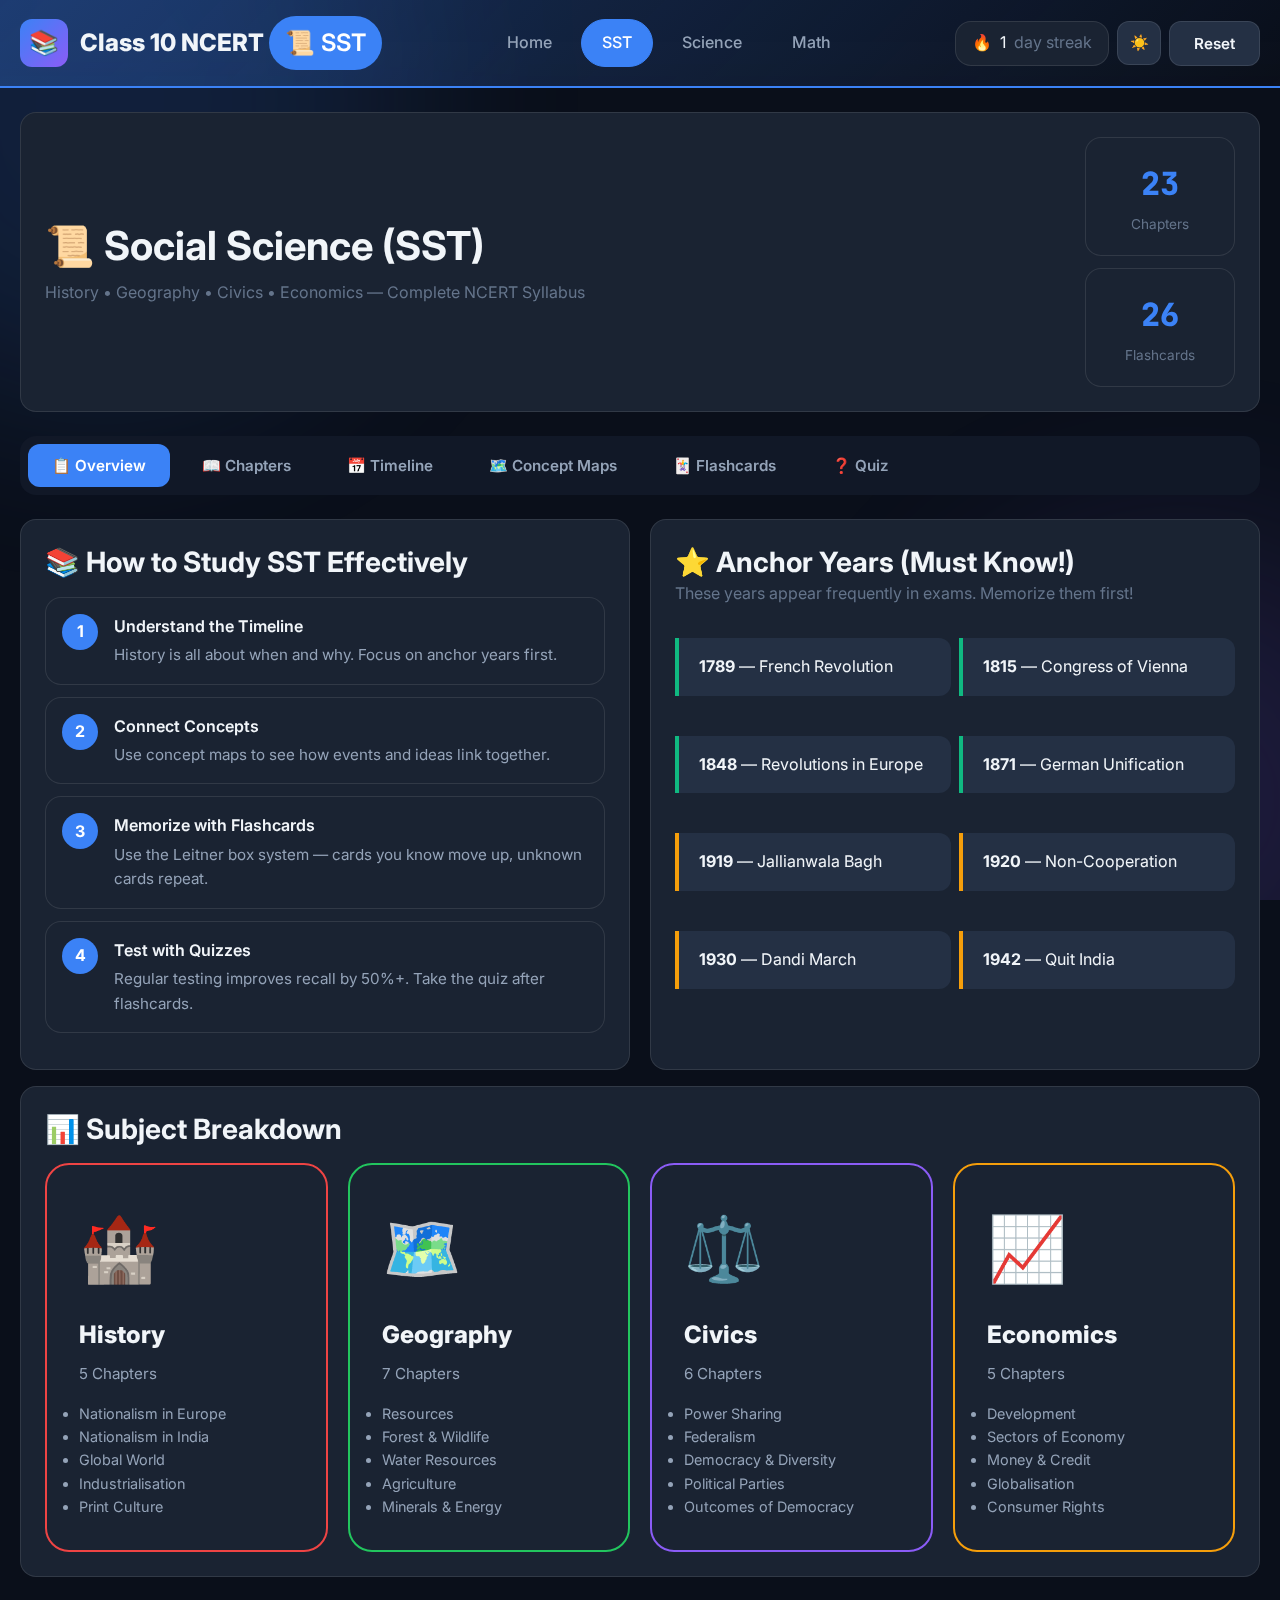
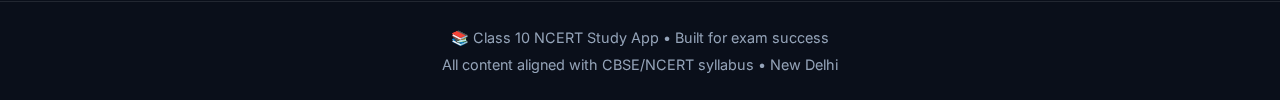
<file: sst.html>
<!DOCTYPE html>
<html lang="en">
<head>
    <meta charset="UTF-8">
    <meta name="viewport" content="width=device-width, initial-scale=1.0">
    <title>SST (Social Science) • Class 10 NCERT Study App</title>
    <link rel="stylesheet" href="css/styles.css">
    <link rel="preconnect" href="https://fonts.googleapis.com">
    <link href="https://fonts.googleapis.com/css2?family=Inter:wght@400;500;600;700;800&family=JetBrains+Mono:wght@400;500;600&display=swap" rel="stylesheet">
    <style>
        .subject-header {
            background: linear-gradient(135deg, var(--sst-glow), transparent);
            border-bottom: 2px solid var(--sst-primary);
        }
        .subject-badge {
            display: inline-flex;
            align-items: center;
            gap: 8px;
            padding: 8px 16px;
            background: var(--sst-primary);
            color: white;
            border-radius: var(--radius-full);
            font-weight: 600;
        }
    </style>
</head>
<body>
    <div class="animated-bg"></div>
    
    <!-- Header -->
    <header class="header subject-header">
        <div class="container">
            <div class="header-content">
                <div class="logo">
                    <a href="index.html" class="logo-icon">📚</a>
                    <div>
                        <span>Class 10 NCERT</span>
                        <span class="subject-badge">📜 SST</span>
                    </div>
                </div>
                <nav class="nav">
                    <a href="index.html" class="nav-link">Home</a>
                    <a href="sst.html" class="nav-link active">SST</a>
                    <a href="science.html" class="nav-link">Science</a>
                    <a href="math.html" class="nav-link">Math</a>
                </nav>
                <div class="flex" style="gap:8px">
                    <div class="stat-card" style="padding:8px 16px; display:flex; gap:8px; align-items:center;">
                        <span>🔥</span>
                        <span id="streak">0</span>
                        <span class="text-muted">day streak</span>
                    </div>
                    <button class="btn btn-icon" id="themeBtn" title="Toggle theme">🌙</button>
                    <button class="btn" id="resetBtn">Reset</button>
                </div>
            </div>
        </div>
    </header>

    <!-- Main Content -->
    <main class="container" style="padding: 24px 20px;">
        
        <!-- Subject Overview -->
        <div class="card mb-3">
            <div class="flex-between flex-wrap" style="gap:16px">
                <div>
                    <h1 style="display:flex; align-items:center; gap:12px;">
                        📜 Social Science (SST)
                    </h1>
                    <p class="text-muted mt-1">History • Geography • Civics • Economics — Complete NCERT Syllabus</p>
                </div>
                <div class="stats-grid" style="gap:12px">
                    <div class="stat-card">
                        <div class="stat-value">23</div>
                        <div class="stat-label">Chapters</div>
                    </div>
                    <div class="stat-card">
                        <div class="stat-value" id="cardsCount">0</div>
                        <div class="stat-label">Flashcards</div>
                    </div>
                </div>
            </div>
        </div>

        <!-- Tabs -->
        <div class="tabs">
            <button class="tab active" data-tab="overview">📋 Overview</button>
            <button class="tab" data-tab="chapters">📖 Chapters</button>
            <button class="tab" data-tab="timeline">📅 Timeline</button>
            <button class="tab" data-tab="concepts">🗺️ Concept Maps</button>
            <button class="tab" data-tab="flashcards">🃏 Flashcards</button>
            <button class="tab" data-tab="quiz">❓ Quiz</button>
        </div>

        <!-- OVERVIEW Section -->
        <section id="section-overview">
            <div class="grid grid-2">
                <div class="card">
                    <h2>📚 How to Study SST Effectively</h2>
                    <div class="mt-2">
                        <div class="step">
                            <div class="step-number">1</div>
                            <div class="step-content">
                                <div class="step-title">Understand the Timeline</div>
                                <div class="step-desc">History is all about when and why. Focus on anchor years first.</div>
                            </div>
                        </div>
                        <div class="step">
                            <div class="step-number">2</div>
                            <div class="step-content">
                                <div class="step-title">Connect Concepts</div>
                                <div class="step-desc">Use concept maps to see how events and ideas link together.</div>
                            </div>
                        </div>
                        <div class="step">
                            <div class="step-number">3</div>
                            <div class="step-content">
                                <div class="step-title">Memorize with Flashcards</div>
                                <div class="step-desc">Use the Leitner box system — cards you know move up, unknown cards repeat.</div>
                            </div>
                        </div>
                        <div class="step">
                            <div class="step-number">4</div>
                            <div class="step-content">
                                <div class="step-title">Test with Quizzes</div>
                                <div class="step-desc">Regular testing improves recall by 50%+. Take the quiz after flashcards.</div>
                            </div>
                        </div>
                    </div>
                </div>

                <div class="card">
                    <h2>⭐ Anchor Years (Must Know!)</h2>
                    <p class="text-muted mb-2">These years appear frequently in exams. Memorize them first!</p>
                    
                    <div class="grid grid-2" style="gap:8px">
                        <div class="callout tip">
                            <strong>1789</strong> — French Revolution
                        </div>
                        <div class="callout tip">
                            <strong>1815</strong> — Congress of Vienna
                        </div>
                        <div class="callout tip">
                            <strong>1848</strong> — Revolutions in Europe
                        </div>
                        <div class="callout tip">
                            <strong>1871</strong> — German Unification
                        </div>
                        <div class="callout warning">
                            <strong>1919</strong> — Jallianwala Bagh
                        </div>
                        <div class="callout warning">
                            <strong>1920</strong> — Non-Cooperation
                        </div>
                        <div class="callout warning">
                            <strong>1930</strong> — Dandi March
                        </div>
                        <div class="callout warning">
                            <strong>1942</strong> — Quit India
                        </div>
                    </div>
                </div>
            </div>

            <div class="card mt-2">
                <h2>📊 Subject Breakdown</h2>
                <div class="grid grid-4 mt-2">
                    <div class="subject-card" style="cursor:default; border-color: #ef4444;">
                        <div class="subject-icon">🏰</div>
                        <div class="subject-title">History</div>
                        <div class="subject-desc">5 Chapters</div>
                        <ul class="mt-2" style="font-size:0.9rem; color:var(--text-secondary);">
                            <li>Nationalism in Europe</li>
                            <li>Nationalism in India</li>
                            <li>Global World</li>
                            <li>Industrialisation</li>
                            <li>Print Culture</li>
                        </ul>
                    </div>
                    <div class="subject-card" style="cursor:default; border-color: #22c55e;">
                        <div class="subject-icon">🗺️</div>
                        <div class="subject-title">Geography</div>
                        <div class="subject-desc">7 Chapters</div>
                        <ul class="mt-2" style="font-size:0.9rem; color:var(--text-secondary);">
                            <li>Resources</li>
                            <li>Forest & Wildlife</li>
                            <li>Water Resources</li>
                            <li>Agriculture</li>
                            <li>Minerals & Energy</li>
                        </ul>
                    </div>
                    <div class="subject-card" style="cursor:default; border-color: #8b5cf6;">
                        <div class="subject-icon">⚖️</div>
                        <div class="subject-title">Civics</div>
                        <div class="subject-desc">6 Chapters</div>
                        <ul class="mt-2" style="font-size:0.9rem; color:var(--text-secondary);">
                            <li>Power Sharing</li>
                            <li>Federalism</li>
                            <li>Democracy & Diversity</li>
                            <li>Political Parties</li>
                            <li>Outcomes of Democracy</li>
                        </ul>
                    </div>
                    <div class="subject-card" style="cursor:default; border-color: #f59e0b;">
                        <div class="subject-icon">📈</div>
                        <div class="subject-title">Economics</div>
                        <div class="subject-desc">5 Chapters</div>
                        <ul class="mt-2" style="font-size:0.9rem; color:var(--text-secondary);">
                            <li>Development</li>
                            <li>Sectors of Economy</li>
                            <li>Money & Credit</li>
                            <li>Globalisation</li>
                            <li>Consumer Rights</li>
                        </ul>
                    </div>
                </div>
            </div>
        </section>

        <!-- CHAPTERS Section -->
        <section id="section-chapters" class="hidden">
            <div class="card">
                <div class="flex-between mb-2">
                    <h2>📖 All Chapters</h2>
                    <input type="search" id="chapterSearch" placeholder="🔍 Search chapters..." style="width:250px">
                </div>
                <div id="chapterList"></div>
            </div>
        </section>

        <!-- TIMELINE Section -->
        <section id="section-timeline" class="hidden">
            <div class="card">
                <div class="flex-between mb-2">
                    <h2>📅 Visual Timeline</h2>
                    <select id="timelineFilter">
                        <option value="ALL">All History Chapters</option>
                    </select>
                </div>
                <div class="callout tip mb-2">
                    <strong>💡 Tip:</strong> Events marked with ⭐ Anchor are the most important. Memorize these first!
                </div>
                <div id="timelineContainer"></div>
            </div>
        </section>

        <!-- CONCEPT MAPS Section -->
        <section id="section-concepts" class="hidden">
            <div class="card">
                <div class="flex-between mb-2">
                    <h2>🗺️ Concept Maps</h2>
                    <select id="conceptSelect">
                        <option value="nationalism_europe">Nationalism in Europe</option>
                        <option value="nationalism_india">Nationalism in India</option>
                        <option value="economy_sectors">Sectors of Economy</option>
                    </select>
                </div>
                <div id="conceptMapContainer"></div>
            </div>

            <!-- Interactive India Map for Geography -->
            <div class="card mt-2">
                <h2>🇮🇳 India's Resources at a Glance</h2>
                <div class="grid grid-3 mt-2">
                    <div class="card" style="border-color: #22c55e;">
                        <h3>🌾 Agricultural Regions</h3>
                        <ul style="font-size:0.9rem;">
                            <li><strong>Punjab/Haryana:</strong> Wheat, Rice (Green Revolution)</li>
                            <li><strong>West Bengal:</strong> Rice, Jute, Tea</li>
                            <li><strong>Maharashtra:</strong> Cotton, Sugarcane</li>
                            <li><strong>Karnataka:</strong> Coffee, Silk</li>
                            <li><strong>Kerala:</strong> Rubber, Spices</li>
                        </ul>
                    </div>
                    <div class="card" style="border-color: #f59e0b;">
                        <h3>⛏️ Mineral Belts</h3>
                        <ul style="font-size:0.9rem;">
                            <li><strong>Chhota Nagpur:</strong> Coal, Iron, Mica</li>
                            <li><strong>Odisha:</strong> Iron Ore, Bauxite</li>
                            <li><strong>Rajasthan:</strong> Marble, Sandstone</li>
                            <li><strong>Gujarat:</strong> Petroleum</li>
                            <li><strong>Karnataka:</strong> Gold, Iron</li>
                        </ul>
                    </div>
                    <div class="card" style="border-color: #3b82f6;">
                        <h3>🏭 Industrial Hubs</h3>
                        <ul style="font-size:0.9rem;">
                            <li><strong>Mumbai-Pune:</strong> Engineering, IT</li>
                            <li><strong>Bengaluru:</strong> IT, Aerospace</li>
                            <li><strong>Chennai:</strong> Automobiles</li>
                            <li><strong>Jamshedpur:</strong> Steel (TISCO)</li>
                            <li><strong>Ahmedabad:</strong> Textiles</li>
                        </ul>
                    </div>
                </div>
            </div>
        </section>

        <!-- FLASHCARDS Section -->
        <section id="section-flashcards" class="hidden">
            <div class="grid grid-2">
                <div class="card">
                    <div class="flex-between mb-2">
                        <h2>🃏 Flashcards</h2>
                        <div class="flex" style="gap:8px">
                            <select id="deckSelect"></select>
                            <button class="btn" id="shuffleBtn">🔀 Shuffle</button>
                        </div>
                    </div>
                    <div id="flashcardArea"></div>
                </div>

                <div class="card">
                    <h2>📊 Leitner Box Progress</h2>
                    <p class="text-muted mb-2">Cards move up boxes when you know them, down when you don't.</p>
                    
                    <div class="stats-grid">
                        <div class="stat-card" style="border-color: #ef4444;">
                            <div class="stat-value" id="box1">0</div>
                            <div class="stat-label">Box 1 (New)</div>
                        </div>
                        <div class="stat-card" style="border-color: #f59e0b;">
                            <div class="stat-value" id="box2">0</div>
                            <div class="stat-label">Box 2</div>
                        </div>
                        <div class="stat-card" style="border-color: #3b82f6;">
                            <div class="stat-value" id="box3">0</div>
                            <div class="stat-label">Box 3</div>
                        </div>
                        <div class="stat-card" style="border-color: #22c55e;">
                            <div class="stat-value" id="box4">0</div>
                            <div class="stat-label">Box 4 (Mastered)</div>
                        </div>
                    </div>

                    <div class="callout mt-2">
                        <strong>📌 Rating Guide:</strong>
                        <ul style="margin-top:8px; font-size:0.9rem;">
                            <li><strong>Again:</strong> Didn't know → Back to Box 1</li>
                            <li><strong>Hard:</strong> Struggled → Move down 1 box</li>
                            <li><strong>Good:</strong> Knew it → Move up 1 box</li>
                            <li><strong>Easy:</strong> Instant recall → Jump to Box 4</li>
                        </ul>
                    </div>

                    <div class="callout tip mt-2">
                        <strong>💡 Tip:</strong> If you can answer confidently in under 5 seconds, press Easy!
                    </div>
                </div>
            </div>
        </section>

        <!-- QUIZ Section -->
        <section id="section-quiz" class="hidden">
            <div class="card">
                <div class="flex-between mb-2">
                    <h2>❓ Quick Quiz</h2>
                    <div class="flex" style="gap:8px">
                        <select id="quizFilter"></select>
                        <button class="btn btn-sst" id="newQuizBtn">🎲 New Quiz</button>
                    </div>
                </div>
                
                <div id="quizArea"></div>
                
                <div class="flex-between mt-2" style="padding-top:16px; border-top:1px solid var(--border-color);">
                    <button class="btn btn-success" id="submitQuizBtn">✓ Submit Quiz</button>
                    <div class="stat-card" style="padding:8px 20px;">
                        <span style="font-size:1.2rem; font-weight:700" id="quizScore">0/10</span>
                        <span class="text-muted" style="margin-left:8px">Score</span>
                    </div>
                </div>
            </div>
        </section>

    </main>

    <!-- Footer -->
    <footer style="text-align:center; padding:24px; color:var(--text-muted); font-size:0.9rem; border-top:1px solid var(--border-color);">
        <p>📚 Class 10 NCERT Study App • Built for exam success</p>
        <p style="margin-top:4px;">All content aligned with CBSE/NCERT syllabus • New Delhi</p>
    </footer>

    <script src="js/main.js"></script>
    <script src="js/sst.js"></script>
    <script>
        // Update card count
        document.getElementById('cardsCount').textContent = SST_CARDS.length;
    </script>
</body>
</html>
</file>
<file: css/styles.css>
/* =============================================
   Class 10 NCERT Study App - Shared Styles
   Advanced Visual Design System
   ============================================= */

/* CSS Custom Properties - Design Tokens */
:root {
  /* Dark Theme (Default) */
  --bg-primary: #0a0f1a;
  --bg-secondary: #111827;
  --bg-card: #1a2332;
  --bg-elevated: #243044;
  
  --text-primary: #f1f5f9;
  --text-secondary: #94a3b8;
  --text-muted: #64748b;
  
  --accent-blue: #3b82f6;
  --accent-purple: #8b5cf6;
  --accent-orange: #f59e0b;
  --accent-green: #10b981;
  --accent-red: #ef4444;
  --accent-cyan: #06b6d4;
  --accent-pink: #ec4899;
  
  --sst-primary: #3b82f6;
  --sst-secondary: #60a5fa;
  --sst-glow: rgba(59, 130, 246, 0.3);
  
  --science-primary: #8b5cf6;
  --science-secondary: #a78bfa;
  --science-glow: rgba(139, 92, 246, 0.3);
  
  --math-primary: #f59e0b;
  --math-secondary: #fbbf24;
  --math-glow: rgba(245, 158, 11, 0.3);
  
  --border-color: rgba(255, 255, 255, 0.1);
  --border-hover: rgba(255, 255, 255, 0.2);
  
  --shadow-sm: 0 2px 4px rgba(0, 0, 0, 0.3);
  --shadow-md: 0 4px 12px rgba(0, 0, 0, 0.4);
  --shadow-lg: 0 8px 24px rgba(0, 0, 0, 0.5);
  --shadow-glow: 0 0 30px rgba(59, 130, 246, 0.2);
  
  --radius-sm: 8px;
  --radius-md: 12px;
  --radius-lg: 16px;
  --radius-xl: 24px;
  --radius-full: 9999px;
  
  --font-sans: 'Inter', -apple-system, BlinkMacSystemFont, 'Segoe UI', Roboto, sans-serif;
  --font-mono: 'JetBrains Mono', 'Fira Code', 'SF Mono', Consolas, monospace;
  
  --transition-fast: 0.15s ease;
  --transition-normal: 0.25s ease;
  --transition-slow: 0.4s ease;
}

/* Light Theme */
[data-theme="light"] {
  --bg-primary: #f8fafc;
  --bg-secondary: #ffffff;
  --bg-card: #ffffff;
  --bg-elevated: #f1f5f9;
  
  --text-primary: #0f172a;
  --text-secondary: #475569;
  --text-muted: #94a3b8;
  
  --border-color: rgba(0, 0, 0, 0.1);
  --border-hover: rgba(0, 0, 0, 0.2);
  
  --shadow-sm: 0 2px 4px rgba(0, 0, 0, 0.05);
  --shadow-md: 0 4px 12px rgba(0, 0, 0, 0.1);
  --shadow-lg: 0 8px 24px rgba(0, 0, 0, 0.15);
}

/* Reset & Base Styles */
*, *::before, *::after {
  box-sizing: border-box;
  margin: 0;
  padding: 0;
}

html {
  scroll-behavior: smooth;
  font-size: 16px;
}

body {
  font-family: var(--font-sans);
  background: var(--bg-primary);
  color: var(--text-primary);
  line-height: 1.6;
  min-height: 100vh;
  overflow-x: hidden;
}

/* Animated Background */
.animated-bg {
  position: fixed;
  top: 0;
  left: 0;
  width: 100%;
  height: 100%;
  z-index: -1;
  overflow: hidden;
}

.animated-bg::before,
.animated-bg::after {
  content: '';
  position: absolute;
  border-radius: 50%;
  filter: blur(100px);
  opacity: 0.5;
  animation: float 20s infinite ease-in-out;
}

.animated-bg::before {
  width: 600px;
  height: 600px;
  background: var(--sst-glow);
  top: -200px;
  left: -200px;
}

.animated-bg::after {
  width: 500px;
  height: 500px;
  background: var(--science-glow);
  bottom: -150px;
  right: -150px;
  animation-delay: -10s;
}

@keyframes float {
  0%, 100% { transform: translate(0, 0) rotate(0deg); }
  33% { transform: translate(30px, -30px) rotate(5deg); }
  66% { transform: translate(-20px, 20px) rotate(-5deg); }
}

/* Typography */
h1, h2, h3, h4, h5, h6 {
  font-weight: 700;
  line-height: 1.3;
  color: var(--text-primary);
}

h1 { font-size: 2.5rem; }
h2 { font-size: 1.75rem; }
h3 { font-size: 1.25rem; }
h4 { font-size: 1.1rem; }

p { color: var(--text-secondary); }

a {
  color: var(--accent-blue);
  text-decoration: none;
  transition: color var(--transition-fast);
}

a:hover {
  color: var(--accent-cyan);
}

/* Layout */
.container {
  max-width: 1400px;
  margin: 0 auto;
  padding: 0 20px;
}

.grid {
  display: grid;
  gap: 20px;
}

.grid-2 { grid-template-columns: repeat(2, 1fr); }
.grid-3 { grid-template-columns: repeat(3, 1fr); }
.grid-4 { grid-template-columns: repeat(4, 1fr); }

@media (max-width: 1024px) {
  .grid-4 { grid-template-columns: repeat(2, 1fr); }
  .grid-3 { grid-template-columns: repeat(2, 1fr); }
}

@media (max-width: 640px) {
  .grid-4, .grid-3, .grid-2 { grid-template-columns: 1fr; }
}

.flex {
  display: flex;
  gap: 16px;
}

.flex-center {
  display: flex;
  align-items: center;
  justify-content: center;
}

.flex-between {
  display: flex;
  align-items: center;
  justify-content: space-between;
}

.flex-wrap { flex-wrap: wrap; }

/* Header */
.header {
  position: sticky;
  top: 0;
  z-index: 100;
  background: rgba(10, 15, 26, 0.85);
  backdrop-filter: blur(20px);
  border-bottom: 1px solid var(--border-color);
  padding: 16px 0;
}

[data-theme="light"] .header {
  background: rgba(248, 250, 252, 0.9);
}

.header-content {
  display: flex;
  align-items: center;
  justify-content: space-between;
  flex-wrap: wrap;
  gap: 16px;
}

.logo {
  display: flex;
  align-items: center;
  gap: 12px;
  font-size: 1.5rem;
  font-weight: 800;
  color: var(--text-primary);
}

.logo-icon {
  width: 48px;
  height: 48px;
  background: linear-gradient(135deg, var(--accent-blue), var(--accent-purple));
  border-radius: var(--radius-md);
  display: flex;
  align-items: center;
  justify-content: center;
  font-size: 1.5rem;
}

.nav {
  display: flex;
  gap: 8px;
}

.nav-link {
  padding: 10px 20px;
  border-radius: var(--radius-full);
  color: var(--text-secondary);
  font-weight: 500;
  transition: all var(--transition-fast);
  border: 1px solid transparent;
}

.nav-link:hover {
  color: var(--text-primary);
  background: var(--bg-elevated);
}

.nav-link.active {
  background: var(--accent-blue);
  color: white;
  border-color: var(--accent-blue);
}

/* Cards */
.card {
  background: var(--bg-card);
  border: 1px solid var(--border-color);
  border-radius: var(--radius-lg);
  padding: 24px;
  transition: all var(--transition-normal);
}

.card:hover {
  border-color: var(--border-hover);
  box-shadow: var(--shadow-md);
}

.card-header {
  display: flex;
  align-items: center;
  justify-content: space-between;
  margin-bottom: 16px;
  padding-bottom: 16px;
  border-bottom: 1px solid var(--border-color);
}

.card-title {
  font-size: 1.25rem;
  font-weight: 700;
}

.card-glow {
  position: relative;
  overflow: hidden;
}

.card-glow::before {
  content: '';
  position: absolute;
  top: 0;
  left: 0;
  right: 0;
  height: 3px;
  background: linear-gradient(90deg, var(--accent-blue), var(--accent-purple), var(--accent-orange));
  opacity: 0;
  transition: opacity var(--transition-normal);
}

.card-glow:hover::before {
  opacity: 1;
}

/* Subject Cards */
.subject-card {
  position: relative;
  background: var(--bg-card);
  border: 2px solid var(--border-color);
  border-radius: var(--radius-xl);
  padding: 32px;
  cursor: pointer;
  overflow: hidden;
  transition: all var(--transition-normal);
}

.subject-card::before {
  content: '';
  position: absolute;
  top: 0;
  left: 0;
  right: 0;
  bottom: 0;
  opacity: 0;
  transition: opacity var(--transition-normal);
}

.subject-card:hover {
  transform: translateY(-8px);
  box-shadow: var(--shadow-lg);
}

.subject-card:hover::before {
  opacity: 1;
}

.subject-card.sst {
  border-color: var(--sst-primary);
}
.subject-card.sst::before {
  background: linear-gradient(135deg, var(--sst-glow), transparent);
}
.subject-card.sst:hover {
  box-shadow: 0 20px 40px var(--sst-glow);
}

.subject-card.science {
  border-color: var(--science-primary);
}
.subject-card.science::before {
  background: linear-gradient(135deg, var(--science-glow), transparent);
}
.subject-card.science:hover {
  box-shadow: 0 20px 40px var(--science-glow);
}

.subject-card.math {
  border-color: var(--math-primary);
}
.subject-card.math::before {
  background: linear-gradient(135deg, var(--math-glow), transparent);
}
.subject-card.math:hover {
  box-shadow: 0 20px 40px var(--math-glow);
}

.subject-icon {
  font-size: 4rem;
  margin-bottom: 16px;
}

.subject-title {
  font-size: 1.5rem;
  font-weight: 800;
  margin-bottom: 8px;
}

.subject-desc {
  color: var(--text-secondary);
  font-size: 0.95rem;
}

.subject-chapters {
  margin-top: 16px;
  padding-top: 16px;
  border-top: 1px solid var(--border-color);
  font-size: 0.85rem;
  color: var(--text-muted);
}

/* Buttons */
.btn {
  display: inline-flex;
  align-items: center;
  justify-content: center;
  gap: 8px;
  padding: 12px 24px;
  border: 1px solid var(--border-color);
  border-radius: var(--radius-md);
  background: var(--bg-elevated);
  color: var(--text-primary);
  font-family: inherit;
  font-size: 0.95rem;
  font-weight: 600;
  cursor: pointer;
  transition: all var(--transition-fast);
}

.btn:hover {
  background: var(--bg-card);
  border-color: var(--border-hover);
  transform: translateY(-2px);
}

.btn:active {
  transform: translateY(0);
}

.btn-primary {
  background: linear-gradient(135deg, var(--accent-blue), var(--accent-purple));
  border-color: transparent;
  color: white;
}

.btn-primary:hover {
  background: linear-gradient(135deg, var(--accent-purple), var(--accent-blue));
  box-shadow: 0 8px 20px rgba(59, 130, 246, 0.4);
}

.btn-success {
  background: var(--accent-green);
  border-color: var(--accent-green);
  color: white;
}

.btn-danger {
  background: var(--accent-red);
  border-color: var(--accent-red);
  color: white;
}

.btn-sst {
  background: linear-gradient(135deg, var(--sst-primary), #2563eb);
  border-color: transparent;
  color: white;
}

.btn-science {
  background: linear-gradient(135deg, var(--science-primary), #7c3aed);
  border-color: transparent;
  color: white;
}

.btn-math {
  background: linear-gradient(135deg, var(--math-primary), #d97706);
  border-color: transparent;
  color: white;
}

.btn-icon {
  width: 44px;
  height: 44px;
  padding: 0;
  border-radius: var(--radius-md);
}

/* Tabs */
.tabs {
  display: flex;
  gap: 8px;
  padding: 8px;
  background: var(--bg-secondary);
  border-radius: var(--radius-lg);
  margin-bottom: 24px;
  overflow-x: auto;
}

.tab {
  padding: 12px 24px;
  border: none;
  border-radius: var(--radius-md);
  background: transparent;
  color: var(--text-secondary);
  font-family: inherit;
  font-size: 0.95rem;
  font-weight: 600;
  cursor: pointer;
  white-space: nowrap;
  transition: all var(--transition-fast);
}

.tab:hover {
  color: var(--text-primary);
  background: var(--bg-elevated);
}

.tab.active {
  background: var(--accent-blue);
  color: white;
}

/* Flashcard */
.flashcard {
  position: relative;
  min-height: 300px;
  background: var(--bg-card);
  border: 2px solid var(--border-color);
  border-radius: var(--radius-xl);
  padding: 32px;
  cursor: pointer;
  perspective: 1000px;
  transition: all var(--transition-normal);
}

.flashcard:hover {
  border-color: var(--accent-blue);
  box-shadow: var(--shadow-lg);
}

.flashcard-inner {
  position: relative;
  width: 100%;
  height: 100%;
  transition: transform 0.6s;
  transform-style: preserve-3d;
}

.flashcard.flipped .flashcard-inner {
  transform: rotateY(180deg);
}

.flashcard-front, .flashcard-back {
  position: absolute;
  width: 100%;
  backface-visibility: hidden;
}

.flashcard-back {
  transform: rotateY(180deg);
}

.flashcard-question {
  font-size: 1.25rem;
  font-weight: 600;
  color: var(--text-primary);
  margin-bottom: 16px;
}

.flashcard-answer {
  color: var(--text-secondary);
  line-height: 1.8;
}

.flashcard-hint {
  margin-top: 16px;
  padding: 12px;
  background: var(--bg-elevated);
  border-radius: var(--radius-md);
  font-size: 0.9rem;
  color: var(--accent-orange);
}

/* Timeline */
.timeline {
  position: relative;
  padding-left: 40px;
}

.timeline::before {
  content: '';
  position: absolute;
  left: 15px;
  top: 0;
  bottom: 0;
  width: 3px;
  background: linear-gradient(to bottom, var(--accent-blue), var(--accent-purple), var(--accent-orange));
  border-radius: 2px;
}

.timeline-item {
  position: relative;
  padding: 20px;
  margin-bottom: 20px;
  background: var(--bg-card);
  border: 1px solid var(--border-color);
  border-radius: var(--radius-lg);
  transition: all var(--transition-normal);
}

.timeline-item::before {
  content: '';
  position: absolute;
  left: -33px;
  top: 28px;
  width: 16px;
  height: 16px;
  background: var(--accent-blue);
  border: 3px solid var(--bg-primary);
  border-radius: 50%;
}

.timeline-item.anchor::before {
  background: var(--accent-orange);
  box-shadow: 0 0 20px var(--accent-orange);
}

.timeline-item:hover {
  transform: translateX(8px);
  border-color: var(--accent-blue);
}

.timeline-year {
  display: inline-block;
  padding: 4px 12px;
  background: var(--accent-blue);
  color: white;
  border-radius: var(--radius-full);
  font-family: var(--font-mono);
  font-size: 0.9rem;
  font-weight: 700;
  margin-bottom: 8px;
}

.timeline-item.anchor .timeline-year {
  background: var(--accent-orange);
}

.timeline-title {
  font-size: 1.1rem;
  font-weight: 700;
  margin-bottom: 8px;
}

.timeline-desc {
  color: var(--text-secondary);
  font-size: 0.95rem;
}

/* Quiz */
.quiz-question {
  background: var(--bg-card);
  border: 1px solid var(--border-color);
  border-radius: var(--radius-lg);
  padding: 24px;
  margin-bottom: 20px;
}

.quiz-number {
  display: inline-block;
  width: 32px;
  height: 32px;
  background: var(--accent-blue);
  color: white;
  border-radius: 50%;
  text-align: center;
  line-height: 32px;
  font-weight: 700;
  margin-bottom: 12px;
}

.quiz-text {
  font-size: 1.1rem;
  font-weight: 600;
  margin-bottom: 16px;
}

.quiz-options {
  display: grid;
  gap: 12px;
}

.quiz-option {
  display: flex;
  align-items: center;
  gap: 12px;
  padding: 16px;
  background: var(--bg-elevated);
  border: 2px solid var(--border-color);
  border-radius: var(--radius-md);
  cursor: pointer;
  transition: all var(--transition-fast);
}

.quiz-option:hover {
  border-color: var(--accent-blue);
  background: var(--bg-card);
}

.quiz-option.selected {
  border-color: var(--accent-blue);
  background: rgba(59, 130, 246, 0.1);
}

.quiz-option.correct {
  border-color: var(--accent-green);
  background: rgba(16, 185, 129, 0.1);
}

.quiz-option.wrong {
  border-color: var(--accent-red);
  background: rgba(239, 68, 68, 0.1);
}

.quiz-option-marker {
  width: 24px;
  height: 24px;
  border: 2px solid var(--border-color);
  border-radius: 50%;
  display: flex;
  align-items: center;
  justify-content: center;
  font-weight: 700;
  font-size: 0.8rem;
}

/* Formula Box */
.formula-box {
  background: linear-gradient(135deg, var(--bg-elevated), var(--bg-card));
  border: 2px solid var(--math-primary);
  border-radius: var(--radius-lg);
  padding: 24px;
  margin: 16px 0;
  font-family: var(--font-mono);
  font-size: 1.2rem;
  text-align: center;
}

.formula-title {
  font-family: var(--font-sans);
  font-size: 0.9rem;
  color: var(--math-primary);
  margin-bottom: 12px;
  text-transform: uppercase;
  letter-spacing: 1px;
}

/* Diagram Container */
.diagram-container {
  background: var(--bg-card);
  border: 1px solid var(--border-color);
  border-radius: var(--radius-lg);
  padding: 24px;
  margin: 16px 0;
}

.diagram-svg {
  width: 100%;
  max-width: 600px;
  margin: 0 auto;
  display: block;
}

.diagram-label {
  text-align: center;
  color: var(--text-secondary);
  font-size: 0.9rem;
  margin-top: 12px;
}

/* Progress Bar */
.progress-bar {
  height: 8px;
  background: var(--bg-elevated);
  border-radius: var(--radius-full);
  overflow: hidden;
}

.progress-fill {
  height: 100%;
  background: linear-gradient(90deg, var(--accent-blue), var(--accent-green));
  border-radius: var(--radius-full);
  transition: width var(--transition-slow);
}

/* Stats */
.stats-grid {
  display: grid;
  grid-template-columns: repeat(auto-fit, minmax(150px, 1fr));
  gap: 16px;
}

.stat-card {
  background: var(--bg-card);
  border: 1px solid var(--border-color);
  border-radius: var(--radius-lg);
  padding: 20px;
  text-align: center;
}

.stat-value {
  font-family: var(--font-mono);
  font-size: 2rem;
  font-weight: 800;
  color: var(--accent-blue);
}

.stat-label {
  font-size: 0.85rem;
  color: var(--text-muted);
  margin-top: 4px;
}

/* Chapter Accordion */
.accordion {
  border: 1px solid var(--border-color);
  border-radius: var(--radius-lg);
  overflow: hidden;
  margin-bottom: 12px;
}

.accordion-header {
  display: flex;
  align-items: center;
  justify-content: space-between;
  padding: 20px;
  background: var(--bg-card);
  cursor: pointer;
  transition: background var(--transition-fast);
}

.accordion-header:hover {
  background: var(--bg-elevated);
}

.accordion-title {
  font-weight: 600;
}

.accordion-icon {
  transition: transform var(--transition-fast);
}

.accordion.open .accordion-icon {
  transform: rotate(180deg);
}

.accordion-content {
  display: none;
  padding: 20px;
  background: var(--bg-secondary);
  border-top: 1px solid var(--border-color);
}

.accordion.open .accordion-content {
  display: block;
}

/* Tags */
.tag {
  display: inline-block;
  padding: 4px 12px;
  background: var(--bg-elevated);
  border: 1px solid var(--border-color);
  border-radius: var(--radius-full);
  font-size: 0.8rem;
  color: var(--text-muted);
}

.tag.anchor {
  background: rgba(245, 158, 11, 0.2);
  border-color: var(--accent-orange);
  color: var(--accent-orange);
}

/* Input & Select */
input, select, textarea {
  padding: 12px 16px;
  background: var(--bg-elevated);
  border: 1px solid var(--border-color);
  border-radius: var(--radius-md);
  color: var(--text-primary);
  font-family: inherit;
  font-size: 1rem;
  transition: all var(--transition-fast);
}

input:focus, select:focus, textarea:focus {
  outline: none;
  border-color: var(--accent-blue);
  box-shadow: 0 0 0 3px rgba(59, 130, 246, 0.2);
}

input::placeholder {
  color: var(--text-muted);
}

/* Search */
.search-box {
  position: relative;
}

.search-box input {
  width: 100%;
  padding-left: 44px;
}

.search-box::before {
  content: '🔍';
  position: absolute;
  left: 14px;
  top: 50%;
  transform: translateY(-50%);
}

/* Concept Map */
.concept-map {
  display: flex;
  flex-wrap: wrap;
  align-items: center;
  justify-content: center;
  gap: 12px;
  padding: 24px;
}

.concept-node {
  padding: 12px 20px;
  background: var(--bg-card);
  border: 2px solid var(--accent-blue);
  border-radius: var(--radius-lg);
  font-weight: 600;
  transition: all var(--transition-fast);
}

.concept-node:hover {
  background: rgba(59, 130, 246, 0.1);
  transform: scale(1.05);
}

.concept-node.central {
  background: var(--accent-blue);
  color: white;
  font-size: 1.1rem;
}

.concept-arrow {
  color: var(--accent-blue);
  font-size: 1.5rem;
}

/* Toast Notifications */
.toast {
  position: fixed;
  bottom: 24px;
  right: 24px;
  padding: 16px 24px;
  background: var(--bg-card);
  border: 1px solid var(--border-color);
  border-radius: var(--radius-lg);
  box-shadow: var(--shadow-lg);
  z-index: 1000;
  animation: slideIn 0.3s ease;
}

.toast.success {
  border-color: var(--accent-green);
}

.toast.error {
  border-color: var(--accent-red);
}

@keyframes slideIn {
  from {
    opacity: 0;
    transform: translateY(20px);
  }
  to {
    opacity: 1;
    transform: translateY(0);
  }
}

/* Loading Spinner */
.spinner {
  width: 40px;
  height: 40px;
  border: 4px solid var(--border-color);
  border-top-color: var(--accent-blue);
  border-radius: 50%;
  animation: spin 1s linear infinite;
}

@keyframes spin {
  to { transform: rotate(360deg); }
}

/* Step by Step */
.step {
  display: flex;
  gap: 16px;
  padding: 16px;
  background: var(--bg-card);
  border: 1px solid var(--border-color);
  border-radius: var(--radius-lg);
  margin-bottom: 12px;
}

.step-number {
  width: 36px;
  height: 36px;
  background: var(--accent-blue);
  color: white;
  border-radius: 50%;
  display: flex;
  align-items: center;
  justify-content: center;
  font-weight: 700;
  flex-shrink: 0;
}

.step-content {
  flex: 1;
}

.step-title {
  font-weight: 600;
  margin-bottom: 4px;
}

.step-desc {
  color: var(--text-secondary);
  font-size: 0.95rem;
}

/* Interactive Element Highlight */
.highlight {
  background: linear-gradient(120deg, transparent 0%, rgba(59, 130, 246, 0.2) 50%, transparent 100%);
  animation: highlight 2s infinite;
}

@keyframes highlight {
  0%, 100% { background-position: -100% 0; }
  50% { background-position: 200% 0; }
}

/* Callout */
.callout {
  padding: 16px 20px;
  background: var(--bg-elevated);
  border-left: 4px solid var(--accent-blue);
  border-radius: 0 var(--radius-md) var(--radius-md) 0;
  margin: 16px 0;
}

.callout.tip {
  border-left-color: var(--accent-green);
}

.callout.warning {
  border-left-color: var(--accent-orange);
}

.callout.important {
  border-left-color: var(--accent-red);
}

/* Rating Buttons (for Flashcards) */
.rating-buttons {
  display: flex;
  gap: 8px;
  margin-top: 16px;
}

.rating-btn {
  flex: 1;
  padding: 12px;
  border: 2px solid var(--border-color);
  border-radius: var(--radius-md);
  background: var(--bg-elevated);
  color: var(--text-primary);
  font-weight: 600;
  cursor: pointer;
  transition: all var(--transition-fast);
}

.rating-btn.again {
  border-color: var(--accent-red);
}
.rating-btn.again:hover {
  background: rgba(239, 68, 68, 0.2);
}

.rating-btn.hard {
  border-color: var(--accent-orange);
}
.rating-btn.hard:hover {
  background: rgba(245, 158, 11, 0.2);
}

.rating-btn.good {
  border-color: var(--accent-green);
}
.rating-btn.good:hover {
  background: rgba(16, 185, 129, 0.2);
}

.rating-btn.easy {
  border-color: var(--accent-blue);
}
.rating-btn.easy:hover {
  background: rgba(59, 130, 246, 0.2);
}

/* Utility Classes */
.hidden { display: none !important; }
.text-center { text-align: center; }
.text-muted { color: var(--text-muted); }
.mt-1 { margin-top: 8px; }
.mt-2 { margin-top: 16px; }
.mt-3 { margin-top: 24px; }
.mb-1 { margin-bottom: 8px; }
.mb-2 { margin-bottom: 16px; }
.mb-3 { margin-bottom: 24px; }
.p-1 { padding: 8px; }
.p-2 { padding: 16px; }
.p-3 { padding: 24px; }

/* Print Styles */
@media print {
  .header, .tabs, .btn, .rating-buttons {
    display: none !important;
  }
  
  body {
    background: white;
    color: black;
  }
  
  .card {
    break-inside: avoid;
    border: 1px solid #ccc;
  }
}

/* Accessibility */
@media (prefers-reduced-motion: reduce) {
  *, *::before, *::after {
    animation-duration: 0.01ms !important;
    animation-iteration-count: 1 !important;
    transition-duration: 0.01ms !important;
  }
}

/* Focus Styles */
:focus-visible {
  outline: 2px solid var(--accent-blue);
  outline-offset: 2px;
}

/* Scrollbar */
::-webkit-scrollbar {
  width: 8px;
  height: 8px;
}

::-webkit-scrollbar-track {
  background: var(--bg-secondary);
}

::-webkit-scrollbar-thumb {
  background: var(--bg-elevated);
  border-radius: 4px;
}

::-webkit-scrollbar-thumb:hover {
  background: var(--text-muted);
}
</file>
